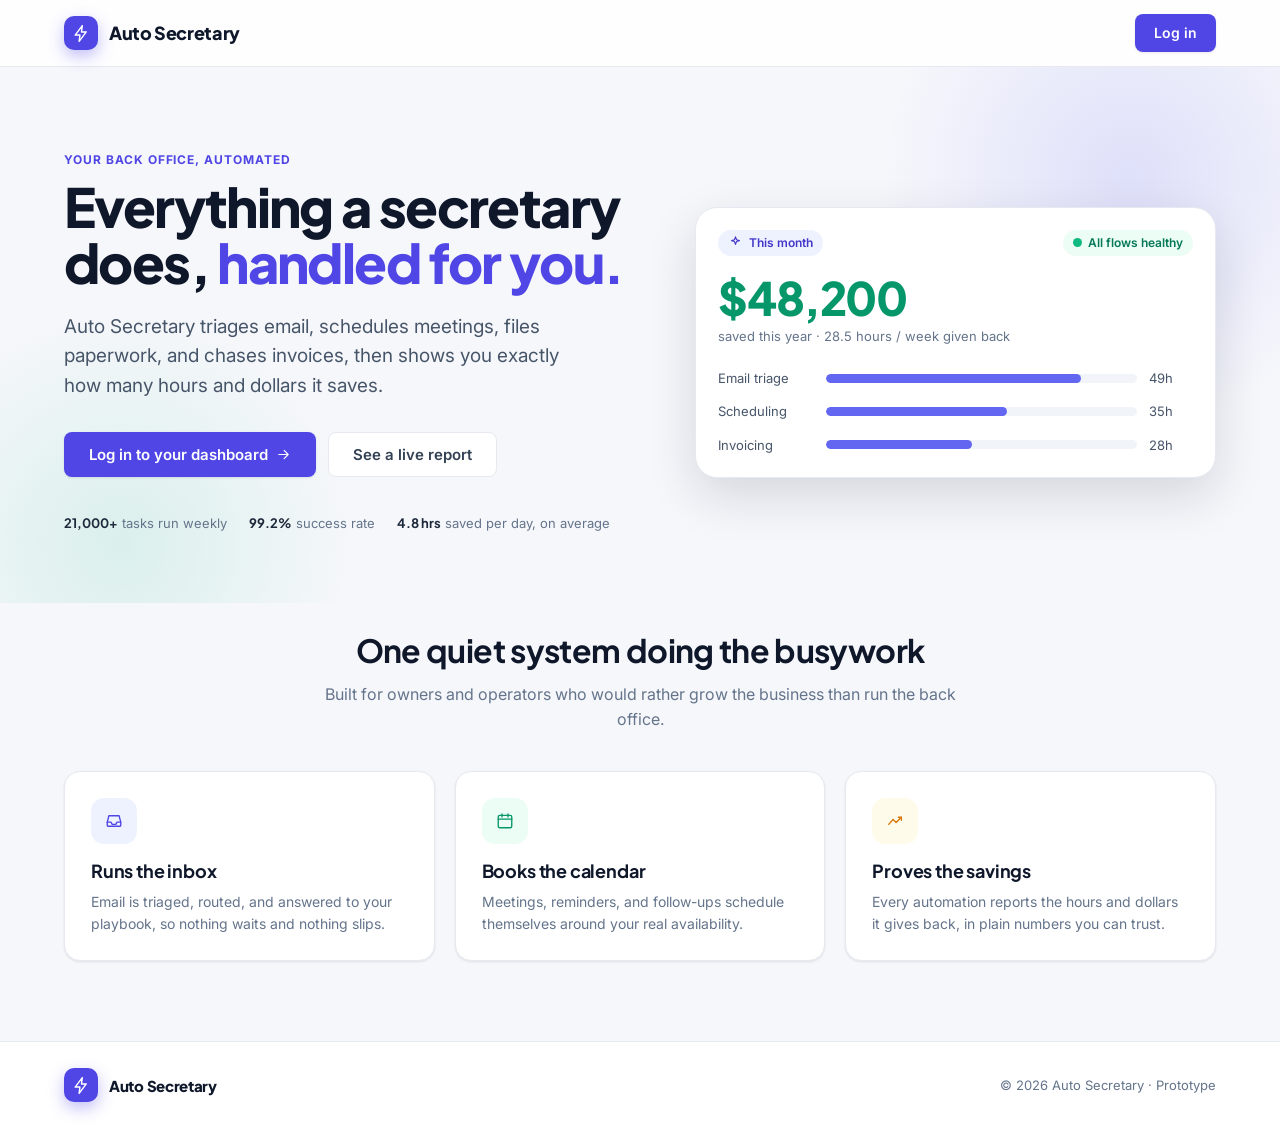
<file: index.html>
<!DOCTYPE html>
<html lang="en">
<head>
  <meta charset="UTF-8" />
  <meta name="viewport" content="width=device-width, initial-scale=1.0" />
  <meta name="theme-color" content="#4F46E5" />
  <meta name="description" content="Auto Secretary automates the work a secretary does and shows you the hours and dollars it saves." />
  <title>Auto Secretary</title>
  <link rel="preconnect" href="https://fonts.googleapis.com" />
  <link rel="preconnect" href="https://fonts.gstatic.com" crossorigin />
  <link href="https://fonts.googleapis.com/css2?family=Inter:wght@400;500;600;700&family=Plus+Jakarta+Sans:wght@500;600;700;800&display=swap" rel="stylesheet" />
  <link rel="stylesheet" href="index.css" />
</head>
<body>
  <div id="app"></div>
  <div id="toastLayer" class="toast-layer" aria-live="polite"></div>
  <div id="modalLayer"></div>
  <noscript>
    <div style="max-width:560px;margin:80px auto;padding:0 24px;font-family:sans-serif;text-align:center;">
      <h1>Auto Secretary</h1>
      <p>This prototype needs JavaScript enabled to run. Please turn it on and reload.</p>
    </div>
  </noscript>
  <script src="index.js" defer></script>
</body>
</html>
</file>
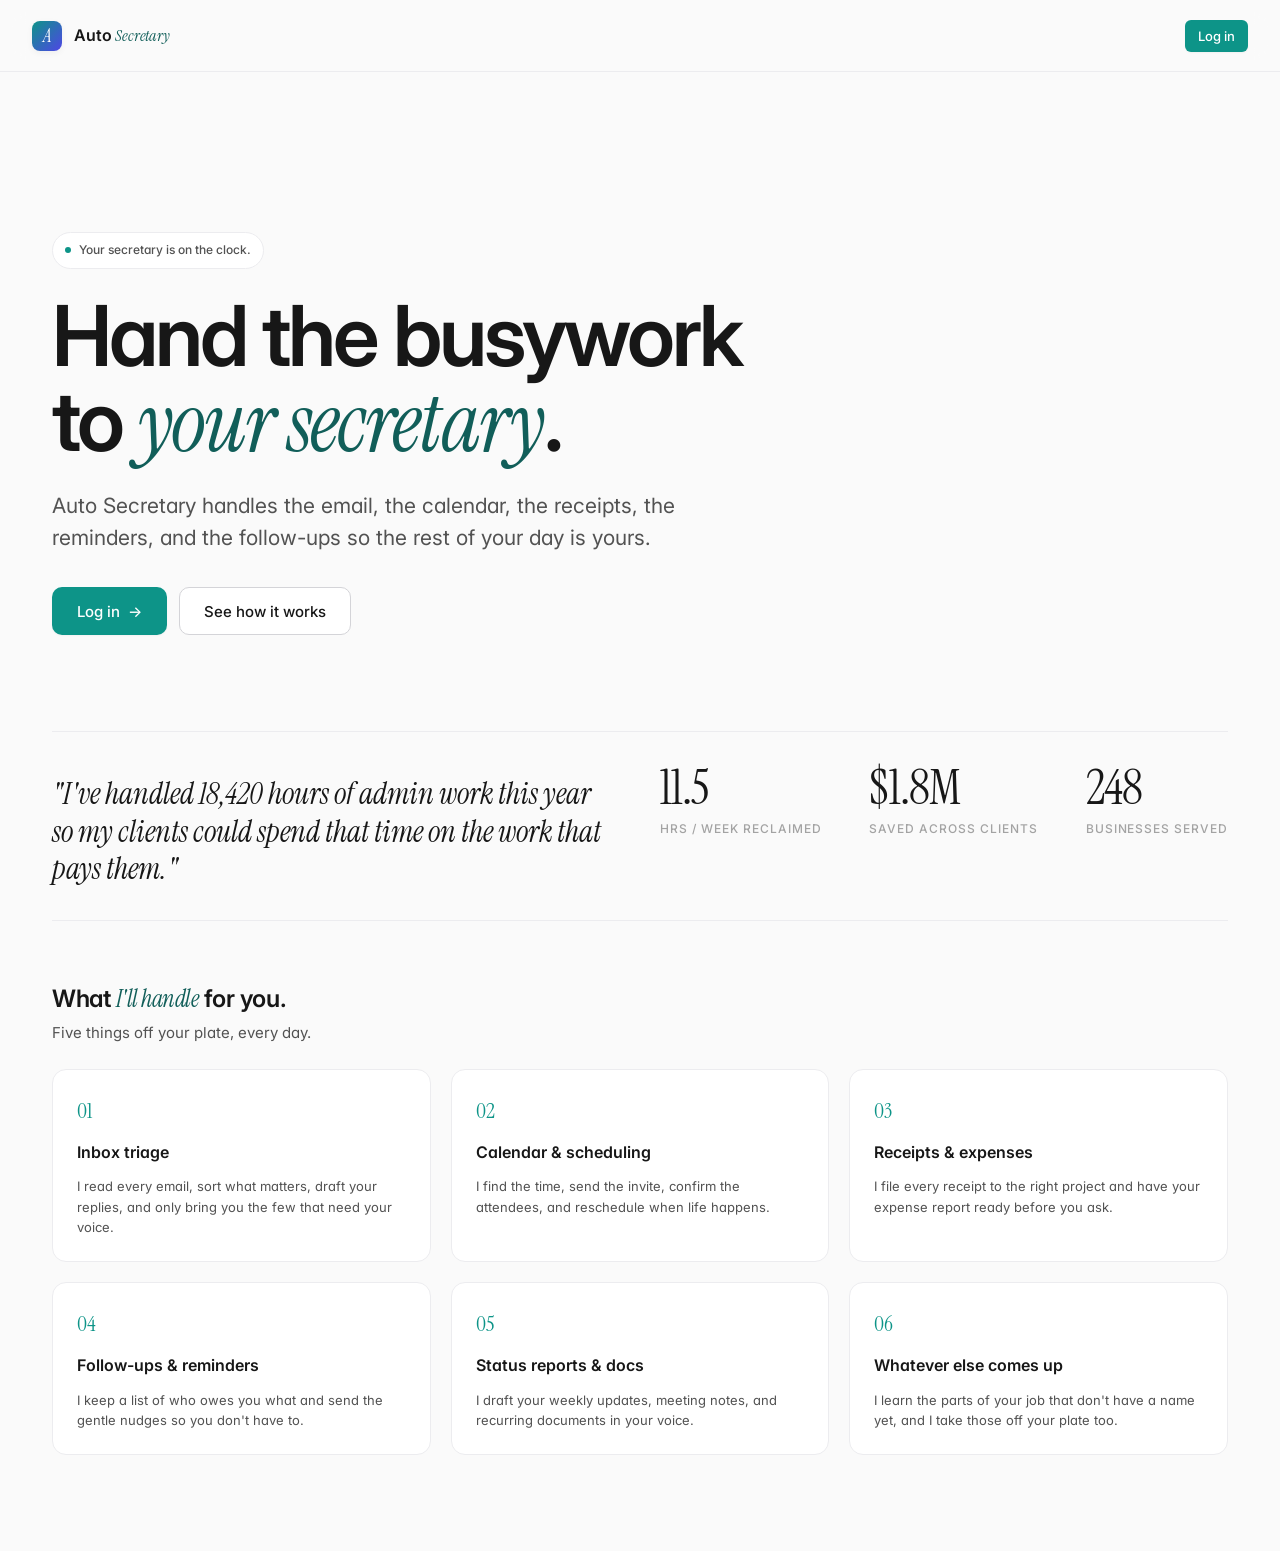
<file: v2/index.html>
<!DOCTYPE html>
<html lang="en">
<head>
    <meta charset="UTF-8">
    <meta name="viewport" content="width=device-width, initial-scale=1.0, viewport-fit=cover">
    <meta name="theme-color" content="#fafafa">
    <meta name="description" content="Auto Secretary — hand the busywork to your secretary.">
    <title>Auto Secretary</title>

    <link rel="preconnect" href="https://fonts.googleapis.com">
    <link rel="preconnect" href="https://fonts.gstatic.com" crossorigin>
    <link rel="stylesheet" href="https://fonts.googleapis.com/css2?family=Inter:wght@400;500;600;700&family=Instrument+Serif:ital@0;1&display=swap">

    <link rel="stylesheet" href="index.css">
</head>
<body>
    <div id="appRoot" class="app-root"></div>
    <div id="toastContainer" class="toast-container" aria-live="polite" aria-atomic="true"></div>
    <div id="modalLayer"></div>

    <script src="index.js" defer></script>
</body>
</html>
</file>
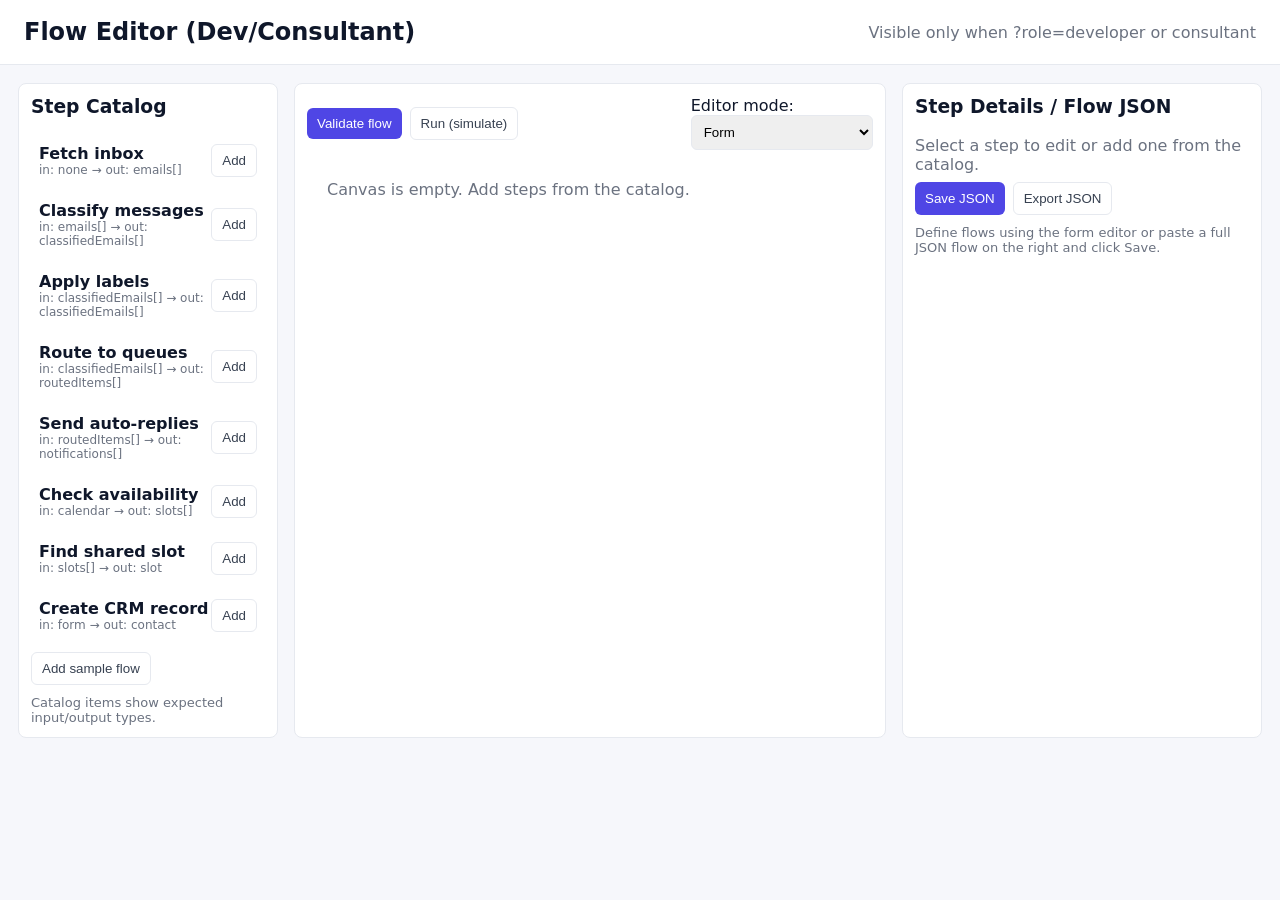
<file: flow-editor.html>
<!doctype html>
<html>
<head>
  <meta charset="utf-8" />
  <meta name="viewport" content="width=device-width,initial-scale=1" />
  <title>Flow Editor — Dev</title>
  <link rel="stylesheet" href="flow-editor.css" />
</head>
<body>
  <header class="header"><h2 style="margin:0">Flow Editor (Dev/Consultant)</h2><div style="margin-left:auto;color:#6b7280">Visible only when ?role=developer or consultant</div></header>
  <div class="container">
    <aside class="panel catalog">
      <h3 style="margin-top:0">Step Catalog</h3>
      <div id="catalogList"></div>
      <div style="margin-top:12px"><button id="addSample" class="btn ghost">Add sample flow</button></div>
      <div class="footer-hint">Catalog items show expected input/output types.</div>
    </aside>

    <main class="panel canvas">
      <div class="toolbar"><button id="validateBtn" class="btn">Validate flow</button><button id="runBtn" class="btn ghost">Run (simulate)</button><label style="margin-left:auto">Editor mode: <select id="editorMode"><option value="form">Form</option><option value="json">JSON</option></select></label></div>
      <div id="canvasList"></div>
      <div id="validationResult" style="margin-top:12px;font-weight:600"></div>
    </main>

    <aside class="panel editor">
      <h3 style="margin-top:0">Step Details / Flow JSON</h3>
      <div id="formEditor"></div>
      <textarea id="jsonEditor" class="json-area" style="display:none" aria-label="Flow JSON"></textarea>
      <div style="margin-top:8px;display:flex;gap:8px"><button id="saveJson" class="btn">Save JSON</button><button id="exportJson" class="btn ghost">Export JSON</button></div>
      <div class="footer-hint">Define flows using the form editor or paste a full JSON flow on the right and click Save.</div>
    </aside>
  </div>
  <script src="flow-editor.js" defer></script>
</body>
</html>
</file>
<file: index.css>
:root {
  --indigo-50: #EEF2FF;
  --indigo-100: #E0E7FF;
  --indigo-200: #C7D2FE;
  --indigo-500: #6366F1;
  --indigo-600: #4F46E5;
  --indigo-700: #4338CA;
  --emerald-50: #ECFDF5;
  --emerald-100: #D1FAE5;
  --emerald-500: #10B981;
  --emerald-600: #059669;
  --emerald-700: #047857;
  --amber-50: #FFFBEB;
  --amber-100: #FEF3C7;
  --amber-500: #F59E0B;
  --amber-600: #D97706;
  --red-50: #FEF2F2;
  --red-100: #FEE2E2;
  --red-500: #EF4444;
  --red-600: #DC2626;
  --slate-50: #F8FAFC;
  --slate-100: #F1F5F9;
  --slate-200: #E2E8F0;
  --slate-300: #CBD5E1;
  --slate-400: #94A3B8;
  --slate-500: #64748B;
  --slate-600: #475569;
  --slate-700: #334155;
  --slate-800: #1E293B;
  --slate-900: #0F172A;
  --bg: #F6F7FB;
  --surface: #FFFFFF;
  --text: #0F172A;
  --muted: #64748B;
  --border: #E6E9F0;
  --font-display: "Plus Jakarta Sans", "Inter", system-ui, sans-serif;
  --font-body: "Inter", system-ui, -apple-system, "Segoe UI", Roboto, sans-serif;
  --radius-sm: 8px;
  --radius-md: 12px;
  --radius-lg: 16px;
  --radius-xl: 22px;
  --shadow-sm: 0 1px 2px rgba(15, 23, 42, 0.04), 0 1px 3px rgba(15, 23, 42, 0.06);
  --shadow-md: 0 4px 14px rgba(15, 23, 42, 0.07);
  --shadow-lg: 0 18px 50px rgba(15, 23, 42, 0.14);
  --maxw: 1200px;
}

* { box-sizing: border-box; margin: 0; padding: 0; }

html { -webkit-text-size-adjust: 100%; scroll-behavior: smooth; }

body {
  font-family: var(--font-body);
  background: var(--bg);
  color: var(--text);
  line-height: 1.55;
  -webkit-font-smoothing: antialiased;
  text-rendering: optimizeLegibility;
  min-height: 100vh;
}

h1, h2, h3, h4 { font-family: var(--font-display); font-weight: 700; line-height: 1.2; letter-spacing: -0.01em; }

a { color: inherit; text-decoration: none; }

button { font-family: inherit; cursor: pointer; border: none; background: none; }

input, select, textarea { font-family: inherit; font-size: 15px; color: var(--text); }

.sr-only {
  position: absolute; width: 1px; height: 1px; padding: 0; margin: -1px;
  overflow: hidden; clip: rect(0, 0, 0, 0); white-space: nowrap; border: 0;
}

.btn {
  display: inline-flex; align-items: center; justify-content: center; gap: 8px;
  font-size: 14px; font-weight: 600; line-height: 1; white-space: nowrap;
  padding: 11px 18px; border-radius: var(--radius-sm); transition: transform 0.06s ease, background 0.15s ease, box-shadow 0.15s ease, border-color 0.15s ease;
  border: 1px solid transparent;
}
.btn:active { transform: translateY(1px); }
.btn:focus-visible { outline: 3px solid var(--indigo-200); outline-offset: 2px; }
.btn-primary { background: var(--indigo-600); color: #fff; box-shadow: var(--shadow-sm); }
.btn-primary:hover { background: var(--indigo-700); }
.btn-ghost { background: var(--surface); color: var(--slate-700); border-color: var(--border); }
.btn-ghost:hover { background: var(--slate-50); border-color: var(--slate-300); }
.btn-soft { background: var(--indigo-50); color: var(--indigo-700); }
.btn-soft:hover { background: var(--indigo-100); }
.btn-danger-soft { background: var(--red-50); color: var(--red-600); }
.btn-danger-soft:hover { background: var(--red-100); }
.btn-block { width: 100%; }
.btn-lg { padding: 14px 24px; font-size: 15px; }
.btn-sm { padding: 8px 13px; font-size: 13px; }
.btn-xs { padding: 6px 10px; font-size: 12px; }

.icon { width: 18px; height: 18px; display: inline-block; flex: none; }
.icon-sm { width: 15px; height: 15px; }
.icon-xs { width: 13px; height: 13px; }

.brand { display: inline-flex; align-items: center; gap: 11px; font-family: var(--font-display); font-weight: 800; font-size: 18px; letter-spacing: -0.02em; color: var(--slate-900); }
.brand-mark {
  width: 34px; height: 34px; border-radius: 10px; flex: none;
  background: var(--indigo-600); color: #fff;
  display: inline-flex; align-items: center; justify-content: center;
  box-shadow: 0 6px 16px rgba(79, 70, 229, 0.35);
}
.brand-mark svg { width: 19px; height: 19px; }

.topbar {
  position: sticky; top: 0; z-index: 40;
  background: rgba(255, 255, 255, 0.86);
  backdrop-filter: saturate(180%) blur(12px);
  -webkit-backdrop-filter: saturate(180%) blur(12px);
  border-bottom: 1px solid var(--border);
}
.topbar-inner { max-width: var(--maxw); margin: 0 auto; padding: 14px 24px; display: flex; align-items: center; gap: 18px; }
.topbar-nav { display: flex; align-items: center; gap: 4px; margin-left: 10px; }
.nav-link {
  display: inline-flex; align-items: center; gap: 7px; padding: 9px 14px; border-radius: var(--radius-sm);
  font-size: 14px; font-weight: 600; color: var(--slate-600); transition: background 0.15s, color 0.15s;
}
.nav-link:hover { background: var(--slate-100); color: var(--slate-900); }
.nav-link.active { background: var(--indigo-50); color: var(--indigo-700); }
.topbar-spacer { flex: 1; }
.topbar-right { display: flex; align-items: center; gap: 12px; }

.profile-chip { display: flex; align-items: center; gap: 10px; padding: 5px 6px 5px 12px; border-radius: 999px; border: 1px solid var(--border); background: var(--surface); }
.profile-meta { text-align: right; line-height: 1.15; }
.profile-name { font-size: 13px; font-weight: 600; color: var(--slate-800); }
.profile-role { font-size: 11px; font-weight: 600; letter-spacing: 0.03em; text-transform: uppercase; color: var(--indigo-600); }
.avatar { width: 34px; height: 34px; border-radius: 50%; flex: none; display: inline-flex; align-items: center; justify-content: center; font-weight: 700; font-size: 13px; color: #fff; font-family: var(--font-display); }

.nav-toggle { display: none; width: 42px; height: 42px; border-radius: var(--radius-sm); border: 1px solid var(--border); background: var(--surface); align-items: center; justify-content: center; color: var(--slate-700); }
.nav-toggle:hover { background: var(--slate-50); }

.page { max-width: var(--maxw); margin: 0 auto; padding: 32px 24px 72px; }

.page-head { display: flex; align-items: flex-end; justify-content: space-between; gap: 18px; flex-wrap: wrap; margin-bottom: 26px; }
.page-title { font-size: 26px; }
.page-sub { color: var(--muted); font-size: 15px; margin-top: 5px; }
.eyebrow { font-size: 12px; font-weight: 700; letter-spacing: 0.08em; text-transform: uppercase; color: var(--indigo-600); margin-bottom: 8px; }

.hero { position: relative; overflow: hidden; }
.hero-inner { max-width: var(--maxw); margin: 0 auto; padding: 84px 24px 70px; display: grid; grid-template-columns: 1.05fr 0.95fr; gap: 56px; align-items: center; }
.hero h1 { font-size: 54px; line-height: 1.04; font-weight: 800; letter-spacing: -0.03em; }
.hero h1 .accent { color: var(--indigo-600); }
.hero p.lede { font-size: 19px; color: var(--slate-600); margin-top: 22px; max-width: 520px; }
.hero-actions { display: flex; gap: 12px; margin-top: 32px; flex-wrap: wrap; }
.hero-trust { display: flex; align-items: center; gap: 22px; margin-top: 36px; color: var(--slate-500); font-size: 13px; flex-wrap: wrap; }
.hero-trust strong { color: var(--slate-800); font-family: var(--font-display); }

.hero-card {
  background: var(--surface); border: 1px solid var(--border); border-radius: var(--radius-xl);
  box-shadow: var(--shadow-lg); padding: 22px;
}
.hero-card-top { display: flex; align-items: center; justify-content: space-between; margin-bottom: 18px; }
.hero-savings { font-family: var(--font-display); font-weight: 800; font-size: 46px; letter-spacing: -0.03em; color: var(--emerald-600); line-height: 1; }
.hero-savings-label { color: var(--muted); font-size: 13px; margin-top: 6px; }
.hero-bars { margin-top: 22px; display: grid; gap: 13px; }
.hero-bar-row { display: grid; grid-template-columns: 96px 1fr 44px; align-items: center; gap: 12px; font-size: 13px; color: var(--slate-600); }
.hero-bar { height: 9px; border-radius: 999px; background: var(--slate-100); overflow: hidden; }
.hero-bar > span { display: block; height: 100%; border-radius: 999px; background: var(--indigo-500); }

.hero-glow { position: absolute; inset: 0; pointer-events: none; z-index: -1; }
.hero-glow::before { content: ""; position: absolute; top: -160px; right: -120px; width: 540px; height: 540px; border-radius: 50%; background: radial-gradient(circle, rgba(99,102,241,0.16), transparent 65%); }
.hero-glow::after { content: ""; position: absolute; bottom: -200px; left: -140px; width: 520px; height: 520px; border-radius: 50%; background: radial-gradient(circle, rgba(16,185,129,0.12), transparent 65%); }

.section { max-width: var(--maxw); margin: 0 auto; padding: 28px 24px 80px; }
.section-head { text-align: center; max-width: 640px; margin: 0 auto 40px; }
.section-head h2 { font-size: 32px; letter-spacing: -0.02em; }
.section-head p { color: var(--muted); font-size: 16px; margin-top: 12px; }

.feature-grid { display: grid; grid-template-columns: repeat(3, 1fr); gap: 20px; }
.feature {
  background: var(--surface); border: 1px solid var(--border); border-radius: var(--radius-lg);
  padding: 26px; box-shadow: var(--shadow-sm); transition: transform 0.15s ease, box-shadow 0.15s ease;
}
.feature:hover { transform: translateY(-3px); box-shadow: var(--shadow-md); }
.feature-icon { width: 46px; height: 46px; border-radius: 13px; display: inline-flex; align-items: center; justify-content: center; margin-bottom: 16px; }
.feature h3 { font-size: 18px; }
.feature p { color: var(--muted); font-size: 14px; margin-top: 9px; }

.site-footer { border-top: 1px solid var(--border); background: var(--surface); }
.site-footer-inner { max-width: var(--maxw); margin: 0 auto; padding: 26px 24px; display: flex; align-items: center; justify-content: space-between; gap: 16px; flex-wrap: wrap; color: var(--muted); font-size: 13px; }

.auth-wrap { min-height: calc(100vh - 67px); display: grid; place-items: center; padding: 40px 20px; }
.auth-card { width: 100%; max-width: 420px; background: var(--surface); border: 1px solid var(--border); border-radius: var(--radius-lg); box-shadow: var(--shadow-md); padding: 34px 32px 30px; }
.auth-head { text-align: center; margin-bottom: 24px; }
.auth-head h1 { font-size: 24px; }
.auth-head p { color: var(--muted); font-size: 14px; margin-top: 7px; }
.field { margin-bottom: 16px; }
.field label { display: block; font-size: 13px; font-weight: 600; color: var(--slate-700); margin-bottom: 7px; }
.input {
  width: 100%; padding: 12px 14px; border: 1px solid var(--slate-300); border-radius: var(--radius-sm);
  background: var(--surface); transition: border-color 0.15s, box-shadow 0.15s;
}
.input:hover { border-color: var(--slate-400); }
.input:focus { outline: none; border-color: var(--indigo-500); box-shadow: 0 0 0 3px var(--indigo-100); }
.field-row { display: flex; align-items: center; justify-content: space-between; margin: 4px 0 20px; }
.checkbox { display: inline-flex; align-items: center; gap: 8px; font-size: 13px; color: var(--slate-600); cursor: pointer; }
.checkbox input { width: 16px; height: 16px; accent-color: var(--indigo-600); }
.link { font-size: 13px; font-weight: 600; color: var(--indigo-600); }
.link:hover { color: var(--indigo-700); text-decoration: underline; }
.auth-error { display: none; align-items: center; gap: 8px; background: var(--red-50); color: var(--red-600); border: 1px solid var(--red-100); padding: 10px 13px; border-radius: var(--radius-sm); font-size: 13px; font-weight: 500; margin-bottom: 16px; }
.auth-error.show { display: flex; }
.demo-hint { margin-top: 22px; border-top: 1px dashed var(--border); padding-top: 18px; }
.demo-hint p { font-size: 12px; color: var(--muted); margin-bottom: 9px; font-weight: 600; letter-spacing: 0.02em; text-transform: uppercase; }
.demo-creds { display: grid; gap: 8px; }
.demo-cred { display: flex; align-items: center; justify-content: space-between; gap: 10px; padding: 9px 12px; background: var(--slate-50); border: 1px solid var(--border); border-radius: var(--radius-sm); font-size: 13px; transition: background 0.12s; }
.demo-cred:hover { background: var(--indigo-50); }
.demo-cred b { font-family: var(--font-display); }
.demo-cred code { font-family: ui-monospace, "SF Mono", Menlo, monospace; font-size: 12px; color: var(--slate-600); }

.grid { display: grid; gap: 18px; }
.stat-grid { grid-template-columns: repeat(4, 1fr); }
.cols-3 { grid-template-columns: repeat(3, 1fr); }
.cols-2 { grid-template-columns: repeat(2, 1fr); }
.span-2 { grid-column: span 2; }

.stat-card { background: var(--surface); border: 1px solid var(--border); border-radius: var(--radius-md); padding: 20px; box-shadow: var(--shadow-sm); }
.stat-top { display: flex; align-items: center; justify-content: space-between; }
.stat-ic { width: 38px; height: 38px; border-radius: 11px; display: inline-flex; align-items: center; justify-content: center; }
.stat-label { color: var(--muted); font-size: 13px; font-weight: 500; margin-top: 14px; }
.stat-value { font-family: var(--font-display); font-weight: 800; font-size: 30px; letter-spacing: -0.02em; margin-top: 4px; }
.stat-value.pos { color: var(--emerald-600); }
.stat-delta { font-size: 12px; font-weight: 600; margin-top: 8px; display: inline-flex; align-items: center; gap: 5px; }
.stat-delta.up { color: var(--emerald-600); }
.stat-delta.flat { color: var(--muted); }

.card { background: var(--surface); border: 1px solid var(--border); border-radius: var(--radius-md); box-shadow: var(--shadow-sm); }
.card-head { display: flex; align-items: center; justify-content: space-between; gap: 12px; padding: 18px 20px; border-bottom: 1px solid var(--border); }
.card-head h3 { font-size: 16px; }
.card-head .sub { font-size: 12px; color: var(--muted); margin-top: 2px; }
.card-body { padding: 8px 20px 18px; }
.card-pad { padding: 20px; }

.exec-row { display: grid; grid-template-columns: auto 1fr auto; align-items: center; gap: 14px; padding: 13px 0; border-bottom: 1px solid var(--slate-100); }
.exec-row:last-child { border-bottom: none; }
.exec-name { font-size: 14px; font-weight: 600; color: var(--slate-800); }
.exec-meta { font-size: 12.5px; color: var(--muted); margin-top: 2px; }
.exec-time { font-size: 12.5px; color: var(--slate-400); white-space: nowrap; }

.dot { width: 9px; height: 9px; border-radius: 50%; flex: none; display: inline-block; }
.dot-active { background: var(--emerald-500); box-shadow: 0 0 0 3px var(--emerald-50); }
.dot-paused { background: var(--amber-500); box-shadow: 0 0 0 3px var(--amber-50); }
.dot-error { background: var(--red-500); box-shadow: 0 0 0 3px var(--red-50); }
.dot-running { background: var(--indigo-500); box-shadow: 0 0 0 3px var(--indigo-50); animation: pulseDot 1.4s ease-in-out infinite; }
@keyframes pulseDot { 0%, 100% { opacity: 1; } 50% { opacity: 0.4; } }

.badge { display: inline-flex; align-items: center; gap: 6px; font-size: 12px; font-weight: 600; padding: 4px 10px; border-radius: 999px; }
.badge-active { background: var(--emerald-50); color: var(--emerald-700); }
.badge-paused { background: var(--amber-50); color: var(--amber-600); }
.badge-error { background: var(--red-50); color: var(--red-600); }
.badge-neutral { background: var(--slate-100); color: var(--slate-600); }
.badge-indigo { background: var(--indigo-50); color: var(--indigo-700); }

.alert-row { display: flex; align-items: flex-start; gap: 12px; padding: 13px 0; border-bottom: 1px solid var(--slate-100); }
.alert-row:last-child { border-bottom: none; }
.alert-ic { width: 32px; height: 32px; border-radius: 9px; flex: none; display: inline-flex; align-items: center; justify-content: center; background: var(--red-50); color: var(--red-600); }
.alert-ic.warn { background: var(--amber-50); color: var(--amber-600); }
.alert-title { font-size: 14px; font-weight: 600; color: var(--slate-800); }
.alert-desc { font-size: 12.5px; color: var(--muted); margin-top: 2px; }

.qa-grid { display: grid; grid-template-columns: repeat(2, 1fr); gap: 12px; }
.qa {
  display: flex; align-items: center; gap: 12px; padding: 14px; border-radius: var(--radius-sm);
  border: 1px solid var(--border); background: var(--surface); text-align: left; transition: background 0.12s, border-color 0.12s, transform 0.08s;
}
.qa:hover { background: var(--slate-50); border-color: var(--slate-300); transform: translateY(-1px); }
.qa-ic { width: 36px; height: 36px; border-radius: 10px; flex: none; display: inline-flex; align-items: center; justify-content: center; background: var(--indigo-50); color: var(--indigo-600); }
.qa-title { font-size: 14px; font-weight: 600; color: var(--slate-800); }
.qa-sub { font-size: 12px; color: var(--muted); }

.integration { display: flex; align-items: center; justify-content: space-between; padding: 12px 0; border-bottom: 1px solid var(--slate-100); }
.integration:last-child { border-bottom: none; }
.integration-left { display: flex; align-items: center; gap: 11px; }
.integration-ic { width: 34px; height: 34px; border-radius: 9px; display: inline-flex; align-items: center; justify-content: center; background: var(--slate-100); color: var(--slate-600); flex: none; }
.integration-name { font-size: 14px; font-weight: 600; color: var(--slate-800); }
.integration-cat { font-size: 12px; color: var(--muted); }

.tbl-wrap { width: 100%; overflow-x: auto; -webkit-overflow-scrolling: touch; }
.tbl { width: 100%; border-collapse: collapse; font-size: 14px; min-width: 560px; }
.tbl th { text-align: left; font-size: 12px; font-weight: 600; letter-spacing: 0.03em; text-transform: uppercase; color: var(--slate-500); padding: 12px 16px; border-bottom: 1px solid var(--border); white-space: nowrap; }
.tbl td { padding: 14px 16px; border-bottom: 1px solid var(--slate-100); vertical-align: middle; }
.tbl tbody tr { transition: background 0.12s; }
.tbl tbody tr.clickable { cursor: pointer; }
.tbl tbody tr.clickable:hover { background: var(--indigo-50); }
.tbl td.num, .tbl th.num { text-align: right; font-variant-numeric: tabular-nums; }
.tbl .strong { font-weight: 600; color: var(--slate-800); }
.tbl .money { color: var(--emerald-600); font-weight: 600; font-variant-numeric: tabular-nums; }

.cell-user { display: flex; align-items: center; gap: 11px; }
.cell-user .avatar { width: 36px; height: 36px; }
.cell-user-name { font-weight: 600; color: var(--slate-800); }
.cell-user-co { font-size: 12px; color: var(--muted); }

.client-grid { display: grid; grid-template-columns: repeat(3, 1fr); gap: 16px; }
.client-card { background: var(--surface); border: 1px solid var(--border); border-radius: var(--radius-md); padding: 18px; box-shadow: var(--shadow-sm); cursor: pointer; transition: transform 0.12s, box-shadow 0.12s, border-color 0.12s; }
.client-card:hover { transform: translateY(-2px); box-shadow: var(--shadow-md); border-color: var(--indigo-200); }
.client-card-top { display: flex; align-items: center; gap: 11px; margin-bottom: 16px; }
.client-card-savings { font-family: var(--font-display); font-weight: 800; font-size: 26px; color: var(--emerald-600); letter-spacing: -0.02em; }
.client-card-foot { display: flex; align-items: center; justify-content: space-between; margin-top: 14px; padding-top: 14px; border-top: 1px solid var(--slate-100); font-size: 12.5px; color: var(--muted); }

.report-controls { display: flex; align-items: flex-end; gap: 16px; flex-wrap: wrap; background: var(--surface); border: 1px solid var(--border); border-radius: var(--radius-md); padding: 18px 20px; box-shadow: var(--shadow-sm); margin-bottom: 22px; }
.control { display: flex; flex-direction: column; gap: 7px; }
.control label { font-size: 12px; font-weight: 600; color: var(--slate-600); letter-spacing: 0.02em; }
.control .input, .control select { min-width: 170px; padding: 10px 12px; border: 1px solid var(--slate-300); border-radius: var(--radius-sm); background: var(--surface); }
.control select:focus, .control .input:focus { outline: none; border-color: var(--indigo-500); box-shadow: 0 0 0 3px var(--indigo-100); }
.rate-field { display: flex; align-items: center; border: 1px solid var(--slate-300); border-radius: var(--radius-sm); overflow: hidden; }
.rate-field span { padding: 10px 12px; background: var(--slate-50); color: var(--slate-500); font-size: 14px; border-right: 1px solid var(--slate-200); }
.rate-field input { border: none; padding: 10px 12px; width: 110px; }
.rate-field input:focus { outline: none; }
.rate-field:focus-within { border-color: var(--indigo-500); box-shadow: 0 0 0 3px var(--indigo-100); }
.report-controls .spacer { flex: 1; }
.report-export { display: flex; gap: 10px; }

.flow-bars { display: grid; gap: 14px; }
.flow-bar-row { display: grid; grid-template-columns: 1fr; gap: 6px; }
.flow-bar-head { display: flex; align-items: center; justify-content: space-between; gap: 12px; }
.flow-bar-name { font-size: 14px; font-weight: 600; color: var(--slate-800); display: flex; align-items: center; gap: 9px; }
.flow-bar-val { font-size: 14px; font-weight: 700; color: var(--emerald-600); font-variant-numeric: tabular-nums; }
.flow-bar-track { height: 11px; border-radius: 999px; background: var(--slate-100); overflow: hidden; }
.flow-bar-fill { height: 100%; border-radius: 999px; background: linear-gradient(90deg, var(--indigo-500), var(--indigo-600)); transition: width 0.4s ease; }

.single-flow { display: grid; grid-template-columns: 1.1fr 0.9fr; gap: 20px; }
.single-hero { background: var(--surface); border: 1px solid var(--border); border-radius: var(--radius-md); box-shadow: var(--shadow-sm); padding: 30px; }
.single-hero .big { font-family: var(--font-display); font-weight: 800; font-size: 52px; color: var(--emerald-600); letter-spacing: -0.03em; line-height: 1; }
.single-hero .big-label { color: var(--muted); margin-top: 8px; }
.single-mini { display: grid; grid-template-columns: repeat(2, 1fr); gap: 12px; margin-top: 26px; }
.single-mini > div { background: var(--slate-50); border-radius: var(--radius-sm); padding: 14px; }
.single-mini .v { font-family: var(--font-display); font-weight: 700; font-size: 20px; }
.single-mini .l { font-size: 12px; color: var(--muted); margin-top: 3px; }
.nudge { background: linear-gradient(160deg, var(--indigo-600), var(--indigo-700)); color: #fff; border-radius: var(--radius-md); padding: 28px; display: flex; flex-direction: column; box-shadow: var(--shadow-md); }
.nudge h3 { color: #fff; font-size: 21px; }
.nudge p { color: rgba(255,255,255,0.86); font-size: 14px; margin-top: 10px; flex: 1; }
.nudge .btn { margin-top: 20px; background: #fff; color: var(--indigo-700); align-self: flex-start; }
.nudge .btn:hover { background: var(--indigo-50); }

.back-link { display: inline-flex; align-items: center; gap: 7px; font-size: 13px; font-weight: 600; color: var(--slate-500); margin-bottom: 14px; padding: 7px 0; }
.back-link:hover { color: var(--indigo-600); }

.empty { text-align: center; padding: 50px 20px; color: var(--muted); }
.empty .icon { width: 30px; height: 30px; margin: 0 auto 12px; color: var(--slate-300); }

.toast-layer { position: fixed; top: 18px; left: 50%; transform: translateX(-50%); z-index: 90; display: grid; gap: 10px; width: max-content; max-width: 92vw; }
.toast {
  display: flex; align-items: center; gap: 11px; padding: 13px 18px; border-radius: var(--radius-sm);
  background: var(--slate-900); color: #fff; font-size: 14px; font-weight: 500; box-shadow: var(--shadow-lg);
  animation: toastIn 0.25s cubic-bezier(0.16, 1, 0.3, 1);
}
.toast.success { background: var(--emerald-600); }
.toast.error { background: var(--red-600); }
.toast.leaving { animation: toastOut 0.25s ease forwards; }
@keyframes toastIn { from { opacity: 0; transform: translateY(-12px); } to { opacity: 1; transform: translateY(0); } }
@keyframes toastOut { to { opacity: 0; transform: translateY(-12px); } }

.modal-overlay {
  position: fixed; inset: 0; z-index: 80; background: rgba(15, 23, 42, 0.45);
  display: flex; align-items: center; justify-content: center; padding: 20px;
  animation: fadeIn 0.18s ease;
}
.modal {
  width: 100%; max-width: 480px; background: var(--surface); border-radius: var(--radius-lg);
  box-shadow: var(--shadow-lg); overflow: hidden; animation: modalIn 0.22s cubic-bezier(0.16, 1, 0.3, 1);
  max-height: 90vh; display: flex; flex-direction: column;
}
.modal-lg { max-width: 720px; }
.modal-head { display: flex; align-items: flex-start; justify-content: space-between; gap: 12px; padding: 22px 24px 6px; }
.modal-head h3 { font-size: 19px; }
.modal-head p { color: var(--muted); font-size: 13px; margin-top: 5px; }
.modal-close { width: 34px; height: 34px; border-radius: var(--radius-sm); color: var(--slate-500); display: inline-flex; align-items: center; justify-content: center; flex: none; }
.modal-close:hover { background: var(--slate-100); color: var(--slate-800); }
.modal-body { padding: 14px 24px; overflow-y: auto; }
.modal-foot { padding: 16px 24px 22px; display: flex; gap: 10px; justify-content: flex-end; border-top: 1px solid var(--border); margin-top: 6px; }
.textarea { width: 100%; min-height: 120px; padding: 12px 14px; border: 1px solid var(--slate-300); border-radius: var(--radius-sm); resize: vertical; line-height: 1.5; }
.textarea:focus { outline: none; border-color: var(--indigo-500); box-shadow: 0 0 0 3px var(--indigo-100); }
.select { width: 100%; padding: 12px 14px; border: 1px solid var(--slate-300); border-radius: var(--radius-sm); background: var(--surface); }
.select:focus { outline: none; border-color: var(--indigo-500); box-shadow: 0 0 0 3px var(--indigo-100); }
@keyframes fadeIn { from { opacity: 0; } to { opacity: 1; } }
@keyframes modalIn { from { opacity: 0; transform: translateY(14px) scale(0.98); } to { opacity: 1; transform: translateY(0) scale(1); } }

/* ============================================================
   FLOWS LIST PAGE
   ============================================================ */

.state-toggle { display: inline-flex; align-items: center; gap: 4px; padding: 4px; background: var(--slate-100); border-radius: var(--radius-sm); }
.state-toggle button { padding: 8px 14px; font-size: 13px; font-weight: 600; color: var(--slate-600); border-radius: 6px; transition: background 0.12s, color 0.12s; }
.state-toggle button:hover { color: var(--slate-900); }
.state-toggle button.active { background: var(--surface); color: var(--indigo-700); box-shadow: var(--shadow-sm); }
.state-toggle-wrap { display: flex; align-items: center; gap: 12px; flex-wrap: wrap; margin-bottom: 20px; padding: 12px 16px; background: linear-gradient(135deg, var(--indigo-50), var(--slate-50)); border: 1px dashed var(--indigo-200); border-radius: var(--radius-sm); }
.state-toggle-wrap .eyebrow { margin: 0; }

.flows-summary { display: grid; grid-template-columns: repeat(5, 1fr); gap: 12px; margin-bottom: 20px; background: var(--surface); border: 1px solid var(--border); border-radius: var(--radius-md); padding: 18px 20px; box-shadow: var(--shadow-sm); }
.flows-summary-cell { display: flex; flex-direction: column; gap: 4px; padding-left: 16px; border-left: 3px solid var(--slate-100); }
.flows-summary-cell:first-child { padding-left: 0; border-left: none; }
.flows-summary-cell .label { font-size: 12px; color: var(--muted); font-weight: 500; }
.flows-summary-cell .value { font-family: var(--font-display); font-weight: 700; font-size: 22px; letter-spacing: -0.02em; color: var(--slate-900); }
.flows-summary-cell.accent .value { color: var(--emerald-600); }
.flows-summary-cell.warn .value { color: var(--amber-600); }
.flows-summary-cell.error .value { color: var(--red-600); }

.flows-toolbar { display: flex; align-items: center; gap: 10px; flex-wrap: wrap; background: var(--surface); border: 1px solid var(--border); border-radius: var(--radius-md); padding: 12px 14px; box-shadow: var(--shadow-sm); margin-bottom: 18px; }
.search-field { position: relative; flex: 1; min-width: 220px; }
.search-field input { width: 100%; padding: 10px 12px 10px 38px; border: 1px solid var(--slate-300); border-radius: var(--radius-sm); background: var(--surface); font-size: 14px; }
.search-field input:focus { outline: none; border-color: var(--indigo-500); box-shadow: 0 0 0 3px var(--indigo-100); }
.search-field .search-ic { position: absolute; left: 12px; top: 50%; transform: translateY(-50%); color: var(--slate-400); pointer-events: none; display: inline-flex; }
.toolbar-select { padding: 10px 14px; border: 1px solid var(--slate-300); border-radius: var(--radius-sm); background: var(--surface); font-size: 13px; font-weight: 500; color: var(--slate-700); min-width: 150px; cursor: pointer; }
.toolbar-select:focus { outline: none; border-color: var(--indigo-500); box-shadow: 0 0 0 3px var(--indigo-100); }
.view-toggle { display: inline-flex; border: 1px solid var(--slate-300); border-radius: var(--radius-sm); overflow: hidden; }
.view-toggle button { padding: 9px 12px; background: var(--surface); color: var(--slate-500); transition: background 0.12s, color 0.12s; display: inline-flex; align-items: center; justify-content: center; }
.view-toggle button:hover { background: var(--slate-50); }
.view-toggle button.active { background: var(--indigo-50); color: var(--indigo-700); }
.view-toggle button + button { border-left: 1px solid var(--slate-300); }
.toolbar-spacer { flex: 1; }

.flow-grid { display: grid; grid-template-columns: repeat(3, 1fr); gap: 16px; }
.flow-card { background: var(--surface); border: 1px solid var(--border); border-radius: var(--radius-md); padding: 18px; box-shadow: var(--shadow-sm); display: flex; flex-direction: column; gap: 14px; transition: transform 0.12s, box-shadow 0.12s, border-color 0.12s; position: relative; }
.flow-card:hover { transform: translateY(-2px); box-shadow: var(--shadow-md); border-color: var(--indigo-200); }
.flow-card.attention { border-color: rgba(239, 68, 68, 0.35); }
.flow-card-top { display: flex; align-items: flex-start; justify-content: space-between; gap: 10px; }
.flow-card-title { font-size: 15px; font-weight: 700; color: var(--slate-900); line-height: 1.3; font-family: var(--font-display); }
.flow-card-cat { font-size: 12px; color: var(--muted); margin-top: 3px; display: inline-flex; align-items: center; gap: 6px; }
.flow-card-savings { display: flex; align-items: baseline; gap: 8px; }
.flow-card-savings .v { font-family: var(--font-display); font-weight: 800; font-size: 24px; color: var(--emerald-600); letter-spacing: -0.02em; line-height: 1; }
.flow-card-savings .u { font-size: 12px; color: var(--muted); }
.flow-spark { height: 36px; margin: 4px 0; }
.flow-spark svg { width: 100%; height: 100%; display: block; }
.flow-mini-stats { display: grid; grid-template-columns: repeat(3, 1fr); gap: 8px; padding: 10px 0; border-top: 1px solid var(--slate-100); border-bottom: 1px solid var(--slate-100); }
.flow-mini-stats > div { text-align: left; }
.flow-mini-stats .l { font-size: 11px; color: var(--muted); text-transform: uppercase; letter-spacing: 0.04em; font-weight: 600; }
.flow-mini-stats .v { font-size: 13px; font-weight: 700; color: var(--slate-800); margin-top: 2px; font-variant-numeric: tabular-nums; }
.flow-card-foot { display: flex; align-items: center; justify-content: space-between; gap: 8px; }
.flow-card-foot .last-run { font-size: 12px; color: var(--muted); }
.flow-card-actions { display: flex; gap: 6px; }
.flow-icon-btn { width: 30px; height: 30px; border-radius: 7px; background: var(--slate-50); color: var(--slate-600); display: inline-flex; align-items: center; justify-content: center; transition: background 0.12s, color 0.12s; }
.flow-icon-btn:hover { background: var(--indigo-50); color: var(--indigo-700); }
.flow-icon-btn.danger:hover { background: var(--red-50); color: var(--red-600); }

.flow-list { display: flex; flex-direction: column; gap: 8px; }
.flow-list-row { display: grid; grid-template-columns: 1.6fr 1fr 0.8fr 0.8fr 0.9fr auto; align-items: center; gap: 16px; background: var(--surface); border: 1px solid var(--border); border-radius: var(--radius-md); padding: 14px 18px; box-shadow: var(--shadow-sm); transition: border-color 0.12s, transform 0.08s; }
.flow-list-row:hover { border-color: var(--indigo-200); transform: translateX(2px); }
.flow-list-row.attention { border-left: 3px solid var(--red-500); }
.flow-list-title { font-size: 14px; font-weight: 700; color: var(--slate-900); display: flex; align-items: center; gap: 9px; font-family: var(--font-display); }
.flow-list-cat { font-size: 12px; color: var(--muted); margin-top: 2px; }
.flow-list-cell { font-size: 13px; color: var(--slate-700); font-variant-numeric: tabular-nums; }
.flow-list-cell .label { font-size: 11px; color: var(--muted); text-transform: uppercase; letter-spacing: 0.04em; font-weight: 600; display: block; margin-bottom: 2px; }
.flow-list-cell .v { font-weight: 700; color: var(--slate-800); }
.flow-list-cell.money .v { color: var(--emerald-600); }

.flow-empty { background: var(--surface); border: 1px solid var(--border); border-radius: var(--radius-md); padding: 60px 40px; text-align: center; box-shadow: var(--shadow-sm); }
.flow-empty-art { width: 88px; height: 88px; margin: 0 auto 24px; border-radius: 22px; background: linear-gradient(135deg, var(--indigo-50), var(--emerald-50)); display: flex; align-items: center; justify-content: center; color: var(--indigo-600); position: relative; }
.flow-empty-art::before, .flow-empty-art::after { content: ""; position: absolute; border-radius: 50%; }
.flow-empty-art::before { width: 14px; height: 14px; background: var(--emerald-500); top: -4px; right: -4px; box-shadow: 0 0 0 4px rgba(16, 185, 129, 0.15); }
.flow-empty-art::after { width: 10px; height: 10px; background: var(--indigo-500); bottom: 6px; left: -6px; box-shadow: 0 0 0 4px rgba(99, 102, 241, 0.18); }
.flow-empty-art svg { width: 40px; height: 40px; }
.flow-empty h2 { font-size: 22px; }
.flow-empty p { color: var(--muted); margin-top: 10px; font-size: 15px; max-width: 480px; margin-left: auto; margin-right: auto; }
.flow-empty-actions { margin-top: 22px; display: flex; gap: 10px; justify-content: center; flex-wrap: wrap; }
.flow-empty-suggestions { margin-top: 18px; display: grid; grid-template-columns: repeat(3, 1fr); gap: 12px; text-align: left; }
.flow-empty-suggest { background: var(--slate-50); border: 1px solid var(--border); border-radius: var(--radius-sm); padding: 14px; cursor: pointer; transition: background 0.12s, border-color 0.12s; text-align: left; }
.flow-empty-suggest:hover { background: var(--indigo-50); border-color: var(--indigo-200); }
.flow-empty-suggest .ic { width: 32px; height: 32px; border-radius: 9px; background: var(--surface); color: var(--indigo-600); display: inline-flex; align-items: center; justify-content: center; margin-bottom: 10px; }
.flow-empty-suggest .t { font-size: 13px; font-weight: 700; color: var(--slate-800); font-family: var(--font-display); }
.flow-empty-suggest .d { font-size: 12px; color: var(--muted); margin-top: 4px; }
.flow-empty-suggestions-head { margin-top: 30px; font-size: 12px; color: var(--muted); font-weight: 600; text-transform: uppercase; letter-spacing: 0.08em; text-align: center; }

.single-flow-hero { background: linear-gradient(135deg, var(--surface) 0%, var(--indigo-50) 100%); border: 1px solid var(--border); border-radius: var(--radius-lg); padding: 32px; box-shadow: var(--shadow-md); position: relative; overflow: hidden; }
.single-flow-hero::before { content: ""; position: absolute; top: -50px; right: -50px; width: 220px; height: 220px; border-radius: 50%; background: radial-gradient(circle, rgba(16, 185, 129, 0.15), transparent 65%); }
.single-flow-hero-inner { position: relative; display: grid; grid-template-columns: 1.2fr 0.8fr; gap: 32px; align-items: center; }
.single-flow-hero h2 { font-size: 28px; margin-top: 14px; }
.single-flow-hero .lede { color: var(--muted); font-size: 15px; margin-top: 8px; }
.single-flow-hero .big-money { font-family: var(--font-display); font-weight: 800; font-size: 48px; color: var(--emerald-600); letter-spacing: -0.03em; line-height: 1; margin-top: 24px; }
.single-flow-hero .big-money-label { color: var(--muted); font-size: 13px; margin-top: 4px; }
.single-flow-hero-stats { display: grid; grid-template-columns: repeat(2, 1fr); gap: 12px; }
.single-flow-hero-stat { background: var(--surface); border-radius: var(--radius-sm); padding: 14px 16px; border: 1px solid var(--border); }
.single-flow-hero-stat .v { font-family: var(--font-display); font-weight: 800; font-size: 22px; color: var(--slate-900); letter-spacing: -0.02em; }
.single-flow-hero-stat .l { font-size: 12px; color: var(--muted); margin-top: 3px; }
.single-flow-hero-actions { display: flex; gap: 10px; margin-top: 24px; flex-wrap: wrap; }
.single-suggestions-head { margin-top: 24px; margin-bottom: 10px; font-size: 12px; color: var(--muted); font-weight: 600; text-transform: uppercase; letter-spacing: 0.08em; }

/* ============================================================
   EXECUTIONS PAGE
   ============================================================ */

.exec-stats { display: grid; grid-template-columns: repeat(5, 1fr); gap: 12px; margin-bottom: 18px; }
.exec-stat { background: var(--surface); border: 1px solid var(--border); border-radius: var(--radius-md); padding: 16px 18px; box-shadow: var(--shadow-sm); }
.exec-stat .l { font-size: 12px; color: var(--muted); font-weight: 500; }
.exec-stat .v { font-family: var(--font-display); font-weight: 800; font-size: 22px; letter-spacing: -0.02em; margin-top: 4px; color: var(--slate-900); }
.exec-stat.success .v { color: var(--emerald-600); }
.exec-stat.fail .v { color: var(--red-600); }
.exec-stat.run .v { color: var(--indigo-600); }
.exec-stat.warn .v { color: var(--amber-600); }

.exec-toolbar { display: flex; align-items: center; gap: 10px; flex-wrap: wrap; background: var(--surface); border: 1px solid var(--border); border-radius: var(--radius-md); padding: 12px 14px; box-shadow: var(--shadow-sm); margin-bottom: 12px; }
.chip-row { display: inline-flex; align-items: center; gap: 4px; padding: 4px; background: var(--slate-100); border-radius: var(--radius-sm); }
.chip-row button { padding: 7px 12px; font-size: 12.5px; font-weight: 600; color: var(--slate-600); border-radius: 6px; transition: background 0.12s, color 0.12s; display: inline-flex; align-items: center; gap: 5px; }
.chip-row button:hover { color: var(--slate-900); }
.chip-row button.active { background: var(--surface); color: var(--indigo-700); box-shadow: var(--shadow-sm); }

.bulk-bar { display: flex; align-items: center; gap: 12px; flex-wrap: wrap; background: linear-gradient(135deg, var(--indigo-600), var(--indigo-700)); color: #fff; border-radius: var(--radius-md); padding: 12px 16px; margin-bottom: 12px; box-shadow: var(--shadow-md); animation: bulkSlide 0.22s cubic-bezier(0.16, 1, 0.3, 1); }
@keyframes bulkSlide { from { opacity: 0; transform: translateY(-6px); } to { opacity: 1; transform: translateY(0); } }
.bulk-bar .count { font-weight: 700; font-size: 14px; }
.bulk-bar .spacer { flex: 1; }
.bulk-bar .btn { background: rgba(255, 255, 255, 0.15); color: #fff; border-color: rgba(255, 255, 255, 0.25); }
.bulk-bar .btn:hover { background: rgba(255, 255, 255, 0.25); }
.bulk-bar .btn-clear { background: transparent; color: rgba(255, 255, 255, 0.85); border-color: transparent; }
.bulk-bar .btn-clear:hover { color: #fff; background: rgba(255, 255, 255, 0.1); }

.exec-tbl { background: var(--surface); border: 1px solid var(--border); border-radius: var(--radius-md); box-shadow: var(--shadow-sm); overflow: hidden; }
.exec-tbl-scroll { width: 100%; overflow-x: auto; -webkit-overflow-scrolling: touch; }
.exec-tbl table { width: 100%; border-collapse: collapse; font-size: 13.5px; min-width: 920px; }
.exec-tbl thead { background: var(--slate-50); }
.exec-tbl th { text-align: left; font-size: 11px; font-weight: 700; letter-spacing: 0.05em; text-transform: uppercase; color: var(--slate-500); padding: 12px 14px; border-bottom: 1px solid var(--border); white-space: nowrap; user-select: none; }
.exec-tbl th.sortable { cursor: pointer; transition: color 0.12s, background 0.12s; }
.exec-tbl th.sortable:hover { color: var(--slate-900); background: var(--slate-100); }
.exec-tbl th .sort-indicator { display: inline-flex; align-items: center; margin-left: 5px; color: var(--slate-400); vertical-align: middle; }
.exec-tbl th.sorted .sort-indicator { color: var(--indigo-600); }
.exec-tbl td { padding: 12px 14px; border-bottom: 1px solid var(--slate-100); vertical-align: middle; }
.exec-tbl tbody tr { transition: background 0.1s; }
.exec-tbl tbody tr:hover { background: var(--slate-50); }
.exec-tbl tbody tr.selected { background: var(--indigo-50); }
.exec-tbl tbody tr.expanded { background: var(--slate-50); }
.exec-tbl.compact td { padding: 7px 14px; font-size: 12.5px; }
.exec-tbl.compact th { padding: 9px 14px; }
.exec-tbl .id-cell { font-family: ui-monospace, "SF Mono", Menlo, monospace; font-size: 12px; color: var(--slate-500); }
.exec-tbl .num { text-align: right; font-variant-numeric: tabular-nums; }
.exec-tbl .summary-cell { max-width: 280px; overflow: hidden; text-overflow: ellipsis; white-space: nowrap; color: var(--slate-700); }
.exec-tbl .check-cell { width: 38px; padding-right: 0; }
.exec-tbl .check-cell input { width: 16px; height: 16px; accent-color: var(--indigo-600); cursor: pointer; }
.exec-tbl .expand-cell { width: 30px; padding-right: 0; padding-left: 4px; }
.exec-tbl .expand-btn { width: 22px; height: 22px; border-radius: 5px; color: var(--slate-400); display: inline-flex; align-items: center; justify-content: center; transition: background 0.12s, color 0.12s, transform 0.18s; }
.exec-tbl .expand-btn:hover { background: var(--slate-200); color: var(--slate-700); }
.exec-tbl tr.expanded .expand-btn { transform: rotate(90deg); color: var(--indigo-600); }
.exec-tbl .row-actions { display: flex; gap: 4px; justify-content: flex-end; }

.exec-expand-row td { padding: 0 14px 14px; background: var(--slate-50); border-bottom: 1px solid var(--slate-100); }
.exec-expand { background: var(--surface); border: 1px solid var(--border); border-radius: var(--radius-sm); padding: 18px; display: grid; grid-template-columns: 1.1fr 0.9fr; gap: 18px; animation: expandIn 0.18s ease; }
@keyframes expandIn { from { opacity: 0; transform: translateY(-4px); } to { opacity: 1; transform: translateY(0); } }
.exec-expand h4 { font-size: 12px; text-transform: uppercase; letter-spacing: 0.06em; color: var(--slate-500); font-weight: 700; margin-bottom: 10px; }
.exec-timeline { position: relative; padding-left: 18px; }
.exec-timeline::before { content: ""; position: absolute; left: 5px; top: 6px; bottom: 6px; width: 2px; background: var(--slate-200); }
.exec-step { position: relative; padding: 5px 0 5px 10px; font-size: 13px; }
.exec-step::before { content: ""; position: absolute; left: -18px; top: 10px; width: 12px; height: 12px; border-radius: 50%; background: var(--emerald-500); border: 2px solid var(--surface); box-shadow: 0 0 0 1px var(--emerald-500); }
.exec-step.fail::before { background: var(--red-500); box-shadow: 0 0 0 1px var(--red-500); }
.exec-step.running::before { background: var(--indigo-500); box-shadow: 0 0 0 1px var(--indigo-500); animation: pulseDot 1.4s ease-in-out infinite; }
.exec-step .step-title { font-weight: 600; color: var(--slate-800); }
.exec-step .step-meta { font-size: 12px; color: var(--muted); margin-top: 2px; }
.exec-detail-block { background: var(--slate-50); border-radius: var(--radius-sm); padding: 14px; font-family: ui-monospace, "SF Mono", Menlo, monospace; font-size: 12px; color: var(--slate-700); line-height: 1.55; max-height: 180px; overflow-y: auto; white-space: pre-wrap; }
.exec-detail-block.error { background: var(--red-50); color: var(--red-600); border: 1px solid var(--red-100); }
.exec-detail-meta { display: grid; grid-template-columns: repeat(2, 1fr); gap: 8px; margin-top: 14px; }
.exec-detail-meta > div { background: var(--slate-50); border-radius: var(--radius-sm); padding: 10px 12px; }
.exec-detail-meta .l { font-size: 11px; color: var(--muted); text-transform: uppercase; letter-spacing: 0.05em; font-weight: 600; }
.exec-detail-meta .v { font-size: 13px; font-weight: 600; color: var(--slate-800); margin-top: 3px; word-break: break-all; }
.exec-expand-actions { margin-top: 14px; display: flex; gap: 8px; flex-wrap: wrap; }

.pagination { display: flex; align-items: center; justify-content: space-between; gap: 14px; padding: 14px 18px; border-top: 1px solid var(--border); background: var(--slate-50); flex-wrap: wrap; }
.pagination-info { font-size: 13px; color: var(--muted); display: inline-flex; align-items: center; gap: 12px; flex-wrap: wrap; }
.pagination-controls { display: flex; align-items: center; gap: 4px; }
.pagination-controls button { padding: 7px 11px; font-size: 13px; font-weight: 600; color: var(--slate-600); border-radius: 6px; min-width: 34px; transition: background 0.12s, color 0.12s; display: inline-flex; align-items: center; justify-content: center; }
.pagination-controls button:hover:not(:disabled) { background: var(--surface); color: var(--slate-900); }
.pagination-controls button.active { background: var(--indigo-600); color: #fff; }
.pagination-controls button:disabled { opacity: 0.4; cursor: not-allowed; }
.pagination-controls .ellipsis { color: var(--slate-400); padding: 0 4px; user-select: none; }
.page-size-select { padding: 6px 10px; border: 1px solid var(--slate-300); border-radius: 6px; font-size: 12.5px; color: var(--slate-700); background: var(--surface); }
.page-size-select:focus { outline: none; border-color: var(--indigo-500); }

.exec-empty { padding: 60px 30px; text-align: center; color: var(--muted); background: var(--surface); border: 1px solid var(--border); border-radius: var(--radius-md); box-shadow: var(--shadow-sm); }
.exec-empty .icon { width: 36px; height: 36px; margin: 0 auto 14px; color: var(--slate-300); }
.exec-empty h3 { font-size: 17px; color: var(--slate-800); margin-bottom: 6px; }

.duration-bar { display: inline-flex; align-items: center; gap: 6px; }
.duration-bar .track { width: 36px; height: 6px; border-radius: 3px; background: var(--slate-100); overflow: hidden; }
.duration-bar .fill { height: 100%; background: var(--indigo-500); border-radius: 3px; }
.duration-bar .v { font-size: 12px; color: var(--slate-700); font-variant-numeric: tabular-nums; min-width: 38px; }

/* ============================================================
   RESPONSIVE
   ============================================================ */

@media (max-width: 1024px) {
  .hero-inner { grid-template-columns: 1fr; gap: 40px; }
  .hero h1 { font-size: 44px; }
  .stat-grid { grid-template-columns: repeat(2, 1fr); }
  .cols-3 { grid-template-columns: 1fr; }
  .feature-grid { grid-template-columns: 1fr; }
  .client-grid { grid-template-columns: repeat(2, 1fr); }
  .span-2 { grid-column: auto; }
  .flows-summary { grid-template-columns: repeat(3, 1fr); }
  .flows-summary-cell:nth-child(4), .flows-summary-cell:nth-child(5) { padding-left: 0; border-left: none; }
  .flow-grid { grid-template-columns: repeat(2, 1fr); }
  .exec-stats { grid-template-columns: repeat(3, 1fr); }
  .single-flow-hero-inner { grid-template-columns: 1fr; gap: 24px; }
  .flow-list-row { grid-template-columns: 1.6fr 1fr 0.9fr auto; }
  .flow-list-row .hide-md { display: none; }
}

@media (max-width: 720px) {
  .topbar-nav, .topbar .profile-meta { display: none; }
  .nav-toggle { display: inline-flex; }
  .topbar-nav.open {
    display: flex; flex-direction: column; align-items: stretch; position: absolute; top: 100%; left: 0; right: 0;
    background: var(--surface); border-bottom: 1px solid var(--border); padding: 10px 16px 16px; gap: 4px; margin: 0; box-shadow: var(--shadow-md);
  }
  .topbar-inner { position: relative; }
  .page { padding: 22px 16px 60px; }
  .section { padding: 20px 16px 56px; }
  .hero-inner { padding: 52px 16px 44px; }
  .hero h1 { font-size: 34px; }
  .hero p.lede { font-size: 17px; }
  .section-head h2 { font-size: 26px; }
  .cols-2 { grid-template-columns: 1fr; }
  .client-grid { grid-template-columns: 1fr; }
  .qa-grid { grid-template-columns: 1fr; }
  .single-flow { grid-template-columns: 1fr; }
  .page-title { font-size: 22px; }
  .report-controls .spacer { display: none; }
  .report-export { width: 100%; }
  .report-export .btn { flex: 1; }
  .flows-summary { grid-template-columns: repeat(2, 1fr); padding: 14px; }
  .flow-grid { grid-template-columns: 1fr; }
  .exec-stats { grid-template-columns: repeat(2, 1fr); }
  .flow-list-row { grid-template-columns: 1fr; gap: 8px; }
  .flow-list-row .flow-list-cell { display: flex; justify-content: space-between; }
  .flow-list-row .hide-sm { display: none; }
  .flow-empty-suggestions { grid-template-columns: 1fr; }
  .exec-expand { grid-template-columns: 1fr; }
  .exec-tbl .summary-cell { max-width: 160px; }
}

@media (max-width: 460px) {
  .stat-grid { grid-template-columns: 1fr; }
  .single-mini { grid-template-columns: 1fr; }
  .hero-savings { font-size: 38px; }
  .flows-summary { grid-template-columns: 1fr; }
  .flows-summary-cell { padding-left: 0; border-left: none; }
  .exec-stats { grid-template-columns: 1fr; }
  .single-flow-hero-stats { grid-template-columns: 1fr; }
}

@media (prefers-reduced-motion: reduce) {
  * { animation-duration: 0.001ms !important; transition-duration: 0.001ms !important; scroll-behavior: auto !important; }
}
</file>
<file: v2/index.css>
:root {
    --bg-base: #fafafa;
    --bg-elevated: #ffffff;
    --bg-subtle: #f4f4f5;
    --bg-muted: #e4e4e7;
    --bg-inverse: #0a0a0a;

    --text-primary: #171717;
    --text-secondary: #525252;
    --text-tertiary: #a3a3a3;
    --text-inverse: #fafafa;
    --text-secretary: #115e59;

    --border-subtle: #ececef;
    --border-default: #d4d4d8;
    --border-strong: #a1a1aa;

    --accent-teal: #0d9488;
    --accent-teal-hover: #0f766e;
    --accent-teal-subtle: #ccfbf1;
    --accent-teal-deep: #134e4a;

    --accent-indigo: #4f46e5;
    --accent-indigo-hover: #4338ca;
    --accent-indigo-subtle: #e0e7ff;

    --status-success: #16a34a;
    --status-success-subtle: #dcfce7;
    --status-warning: #c2410c;
    --status-warning-subtle: #ffedd5;
    --status-danger: #b91c1c;
    --status-danger-subtle: #fee2e2;
    --status-info: #1d4ed8;
    --status-info-subtle: #dbeafe;

    --radius-xs: 4px;
    --radius-sm: 6px;
    --radius-md: 10px;
    --radius-lg: 14px;
    --radius-xl: 20px;
    --radius-pill: 999px;

    --shadow-xs: 0 1px 2px rgba(15, 15, 20, 0.04);
    --shadow-sm: 0 2px 6px rgba(15, 15, 20, 0.05);
    --shadow-md: 0 6px 18px rgba(15, 15, 20, 0.06);
    --shadow-lg: 0 16px 40px rgba(15, 15, 20, 0.10);

    --space-1: 4px;
    --space-2: 8px;
    --space-3: 12px;
    --space-4: 16px;
    --space-5: 20px;
    --space-6: 24px;
    --space-7: 32px;
    --space-8: 48px;
    --space-9: 64px;
    --space-10: 96px;

    --font-sans: 'Inter', -apple-system, BlinkMacSystemFont, 'Segoe UI', Roboto, Helvetica, Arial, sans-serif;
    --font-serif: 'Instrument Serif', 'Iowan Old Style', Georgia, 'Times New Roman', serif;
    --font-mono: ui-monospace, SFMono-Regular, 'SF Mono', Menlo, Consolas, monospace;

    --transition-fast: 120ms cubic-bezier(0.16, 1, 0.3, 1);
    --transition-base: 200ms cubic-bezier(0.16, 1, 0.3, 1);
    --transition-slow: 320ms cubic-bezier(0.16, 1, 0.3, 1);

    --content-max: 1240px;
    --content-narrow: 880px;
    --content-form: 420px;

    --header-height: 72px;
}

*, *::before, *::after {
    box-sizing: border-box;
}

html, body {
    margin: 0;
    padding: 0;
}

html {
    -webkit-text-size-adjust: 100%;
    -webkit-tap-highlight-color: transparent;
    text-rendering: optimizeLegibility;
}

body {
    font-family: var(--font-sans);
    font-size: 15px;
    line-height: 1.55;
    color: var(--text-primary);
    background-color: var(--bg-base);
    -webkit-font-smoothing: antialiased;
    -moz-osx-font-smoothing: grayscale;
    font-feature-settings: 'cv02', 'cv03', 'cv04', 'cv11';
    min-height: 100vh;
    min-height: 100dvh;
}

h1, h2, h3, h4, h5, h6 {
    margin: 0;
    font-weight: 600;
    letter-spacing: -0.01em;
    color: var(--text-primary);
}

h1 { font-size: 36px; line-height: 1.15; letter-spacing: -0.02em; }
h2 { font-size: 26px; line-height: 1.2; letter-spacing: -0.02em; }
h3 { font-size: 20px; line-height: 1.25; }
h4 { font-size: 17px; line-height: 1.3; }
h5 { font-size: 15px; line-height: 1.35; }
h6 { font-size: 13px; line-height: 1.4; text-transform: uppercase; letter-spacing: 0.06em; color: var(--text-secondary); font-weight: 600; }

p { margin: 0; }

a {
    color: var(--accent-teal);
    text-decoration: none;
    transition: color var(--transition-fast);
}

a:hover { color: var(--accent-teal-hover); }
a:focus-visible { outline: 2px solid var(--accent-teal); outline-offset: 3px; border-radius: 2px; }

button, input, select, textarea {
    font-family: inherit;
    font-size: inherit;
    color: inherit;
}

button { cursor: pointer; border: none; background: none; padding: 0; }

img, svg { display: block; max-width: 100%; }

::selection {
    background-color: var(--accent-teal-subtle);
    color: var(--accent-teal-deep);
}

.app-root {
    display: flex;
    flex-direction: column;
    min-height: 100vh;
    min-height: 100dvh;
}

.serif {
    font-family: var(--font-serif);
    font-weight: 400;
    letter-spacing: -0.005em;
}

.serif-italic {
    font-family: var(--font-serif);
    font-style: italic;
    font-weight: 400;
    letter-spacing: -0.005em;
}

.eyebrow {
    font-size: 11px;
    font-weight: 600;
    letter-spacing: 0.12em;
    text-transform: uppercase;
    color: var(--text-tertiary);
}

.secretary-voice {
    font-family: var(--font-serif);
    font-style: italic;
    font-weight: 400;
    color: var(--text-secretary);
    letter-spacing: -0.005em;
}

.visually-hidden {
    position: absolute;
    width: 1px;
    height: 1px;
    padding: 0;
    margin: -1px;
    overflow: hidden;
    clip: rect(0, 0, 0, 0);
    white-space: nowrap;
    border: 0;
}

@media (prefers-reduced-motion: reduce) {
    *, *::before, *::after {
        animation-duration: 0.01ms !important;
        animation-iteration-count: 1 !important;
        transition-duration: 0.01ms !important;
        scroll-behavior: auto !important;
    }
}

.app-header {
    position: sticky;
    top: 0;
    z-index: 50;
    display: flex;
    align-items: center;
    justify-content: space-between;
    height: var(--header-height);
    padding: 0 var(--space-7);
    background-color: rgba(250, 250, 250, 0.78);
    backdrop-filter: saturate(180%) blur(12px);
    -webkit-backdrop-filter: saturate(180%) blur(12px);
    border-bottom: 1px solid var(--border-subtle);
}

.app-header__brand {
    display: flex;
    align-items: center;
    gap: var(--space-3);
    cursor: pointer;
}

.app-header__brand-mark {
    width: 30px;
    height: 30px;
    border-radius: 8px;
    background: linear-gradient(135deg, var(--accent-teal) 0%, var(--accent-indigo) 100%);
    display: flex;
    align-items: center;
    justify-content: center;
    color: white;
    font-family: var(--font-serif);
    font-style: italic;
    font-size: 19px;
    line-height: 1;
    box-shadow: var(--shadow-sm);
}

.app-header__brand-name {
    font-weight: 600;
    font-size: 16px;
    letter-spacing: -0.01em;
    color: var(--text-primary);
}

.app-header__brand-name em {
    font-family: var(--font-serif);
    font-style: italic;
    font-weight: 400;
    color: var(--text-secretary);
}

.app-header__nav {
    display: flex;
    align-items: center;
    gap: var(--space-2);
}

.app-header__nav-link {
    padding: var(--space-2) var(--space-4);
    font-size: 14px;
    font-weight: 500;
    color: var(--text-secondary);
    border-radius: var(--radius-sm);
    transition: background-color var(--transition-fast), color var(--transition-fast);
}

.app-header__nav-link:hover {
    color: var(--text-primary);
    background-color: var(--bg-subtle);
}

.app-header__nav-link.is-active {
    color: var(--text-primary);
    background-color: var(--bg-subtle);
}

.app-header__actions {
    display: flex;
    align-items: center;
    gap: var(--space-3);
}

.app-header__user {
    display: flex;
    align-items: center;
    gap: var(--space-3);
    padding: var(--space-2) var(--space-3);
    border-radius: var(--radius-pill);
    background-color: var(--bg-subtle);
}

.app-header__user-avatar {
    width: 28px;
    height: 28px;
    border-radius: 50%;
    background: linear-gradient(135deg, var(--accent-teal) 0%, var(--accent-indigo) 100%);
    color: white;
    display: flex;
    align-items: center;
    justify-content: center;
    font-size: 12px;
    font-weight: 600;
}

.app-header__user-meta { line-height: 1.2; }
.app-header__user-name { font-size: 13px; font-weight: 600; color: var(--text-primary); }
.app-header__user-role { font-size: 11px; color: var(--text-tertiary); text-transform: capitalize; }

.page {
    flex: 1;
    width: 100%;
    padding: var(--space-9) var(--space-7) var(--space-10);
    max-width: var(--content-max);
    margin: 0 auto;
}

.page--narrow { max-width: var(--content-narrow); }
.page--form { max-width: var(--content-form); padding-top: var(--space-9); padding-bottom: var(--space-9); }
.page--center { display: flex; align-items: center; justify-content: center; flex-direction: column; min-height: calc(100vh - var(--header-height)); min-height: calc(100dvh - var(--header-height)); }

.page-header {
    margin-bottom: var(--space-8);
    display: flex;
    align-items: flex-end;
    justify-content: space-between;
    gap: var(--space-5);
    flex-wrap: wrap;
}

.page-header__title-block { display: flex; flex-direction: column; gap: var(--space-2); max-width: 720px; }
.page-header__eyebrow { font-size: 11px; font-weight: 600; letter-spacing: 0.12em; text-transform: uppercase; color: var(--text-tertiary); }
.page-header__title { font-size: 34px; line-height: 1.15; letter-spacing: -0.025em; font-weight: 600; }
.page-header__title em { font-family: var(--font-serif); font-style: italic; font-weight: 400; color: var(--text-secretary); padding-right: 2px; }
.page-header__subtitle { color: var(--text-secondary); font-size: 16px; line-height: 1.55; }

.section { margin-bottom: var(--space-9); }
.section:last-child { margin-bottom: 0; }

.section-header {
    display: flex;
    align-items: baseline;
    justify-content: space-between;
    gap: var(--space-4);
    margin-bottom: var(--space-5);
    padding-bottom: var(--space-3);
    border-bottom: 1px solid var(--border-subtle);
}

.section-header__title { font-size: 13px; font-weight: 600; letter-spacing: 0.08em; text-transform: uppercase; color: var(--text-secondary); }
.section-header__action { font-size: 13px; font-weight: 500; color: var(--accent-teal); }
.section-header__action:hover { color: var(--accent-teal-hover); }

.grid { display: grid; gap: var(--space-5); }
.grid--2 { grid-template-columns: repeat(2, minmax(0, 1fr)); }
.grid--3 { grid-template-columns: repeat(3, minmax(0, 1fr)); }
.grid--4 { grid-template-columns: repeat(4, minmax(0, 1fr)); }
.grid--main-aside { grid-template-columns: minmax(0, 1.6fr) minmax(0, 1fr); }

.stack { display: flex; flex-direction: column; gap: var(--space-4); }
.stack--sm { gap: var(--space-2); }
.stack--lg { gap: var(--space-6); }

.row { display: flex; align-items: center; gap: var(--space-3); }
.row--between { justify-content: space-between; }
.row--wrap { flex-wrap: wrap; }

.btn {
    display: inline-flex;
    align-items: center;
    justify-content: center;
    gap: var(--space-2);
    height: 40px;
    padding: 0 var(--space-5);
    font-size: 14px;
    font-weight: 500;
    border-radius: var(--radius-md);
    transition: background-color var(--transition-fast), color var(--transition-fast), border-color var(--transition-fast), transform var(--transition-fast), box-shadow var(--transition-fast);
    white-space: nowrap;
    border: 1px solid transparent;
    cursor: pointer;
    user-select: none;
    -webkit-user-select: none;
}

.btn:focus-visible {
    outline: 2px solid var(--accent-teal);
    outline-offset: 2px;
}

.btn:active { transform: translateY(1px); }
.btn:disabled { opacity: 0.55; cursor: not-allowed; transform: none; }

.btn--primary {
    background-color: var(--accent-teal);
    color: white;
    box-shadow: var(--shadow-xs);
}
.btn--primary:hover { background-color: var(--accent-teal-hover); }

.btn--secondary {
    background-color: var(--bg-elevated);
    color: var(--text-primary);
    border-color: var(--border-default);
}
.btn--secondary:hover { background-color: var(--bg-subtle); border-color: var(--border-strong); }

.btn--ghost { background-color: transparent; color: var(--text-secondary); }
.btn--ghost:hover { color: var(--text-primary); background-color: var(--bg-subtle); }

.btn--danger {
    background-color: transparent;
    color: var(--status-danger);
    border-color: transparent;
}
.btn--danger:hover { background-color: var(--status-danger-subtle); }

.btn--link {
    height: auto;
    padding: 0;
    color: var(--accent-teal);
    background: transparent;
    font-weight: 500;
}
.btn--link:hover { color: var(--accent-teal-hover); text-decoration: underline; text-underline-offset: 3px; }

.btn--sm { height: 32px; padding: 0 var(--space-3); font-size: 13px; border-radius: var(--radius-sm); }
.btn--lg { height: 48px; padding: 0 var(--space-6); font-size: 15px; }
.btn--xs { height: 28px; padding: 0 var(--space-2); font-size: 12px; border-radius: var(--radius-sm); gap: var(--space-1); }
.btn--block { width: 100%; }

.btn__arrow { transition: transform var(--transition-base); }
.btn:hover .btn__arrow { transform: translateX(3px); }

.card {
    background-color: var(--bg-elevated);
    border: 1px solid var(--border-subtle);
    border-radius: var(--radius-lg);
    padding: var(--space-6);
    box-shadow: var(--shadow-xs);
    transition: box-shadow var(--transition-base), border-color var(--transition-base), transform var(--transition-base);
}

.card--interactive { cursor: pointer; }
.card--interactive:hover { box-shadow: var(--shadow-md); border-color: var(--border-default); transform: translateY(-2px); }

.card--padded-lg { padding: var(--space-7); }
.card--padded-sm { padding: var(--space-4); }
.card--flush { padding: 0; overflow: hidden; }

.card__header { display: flex; align-items: flex-start; justify-content: space-between; gap: var(--space-3); margin-bottom: var(--space-4); }
.card__title { font-size: 15px; font-weight: 600; color: var(--text-primary); }
.card__subtitle { font-size: 13px; color: var(--text-secondary); margin-top: 2px; }

.stat-card { display: flex; flex-direction: column; gap: var(--space-3); padding: var(--space-6); background-color: var(--bg-elevated); border: 1px solid var(--border-subtle); border-radius: var(--radius-lg); transition: border-color var(--transition-base); }
.stat-card:hover { border-color: var(--border-default); }
.stat-card__label { font-size: 11px; font-weight: 600; letter-spacing: 0.12em; text-transform: uppercase; color: var(--text-tertiary); }
.stat-card__value { font-family: var(--font-serif); font-style: normal; font-weight: 400; font-size: 52px; line-height: 1; letter-spacing: -0.02em; color: var(--text-primary); }
.stat-card__value-suffix { font-family: var(--font-sans); font-size: 14px; color: var(--text-tertiary); margin-left: var(--space-2); font-weight: 500; }
.stat-card__delta { display: inline-flex; align-items: center; gap: var(--space-1); font-size: 12px; font-weight: 500; color: var(--status-success); }
.stat-card__delta--neg { color: var(--status-danger); }
.stat-card__caption { font-size: 13px; color: var(--text-secondary); }

.field { display: flex; flex-direction: column; gap: var(--space-2); }
.field__label { font-size: 13px; font-weight: 500; color: var(--text-primary); }
.field__input,
.field__select,
.field__textarea {
    height: 44px;
    padding: 0 var(--space-4);
    background-color: var(--bg-elevated);
    border: 1px solid var(--border-default);
    border-radius: var(--radius-md);
    font-size: 15px;
    color: var(--text-primary);
    transition: border-color var(--transition-fast), box-shadow var(--transition-fast);
    width: 100%;
}
.field__input:hover,
.field__select:hover,
.field__textarea:hover { border-color: var(--border-strong); }
.field__input:focus,
.field__select:focus,
.field__textarea:focus { outline: none; border-color: var(--accent-teal); box-shadow: 0 0 0 3px var(--accent-teal-subtle); }
.field__input::placeholder,
.field__textarea::placeholder { color: var(--text-tertiary); }
.field__textarea { height: auto; min-height: 100px; padding: var(--space-3) var(--space-4); resize: vertical; line-height: 1.5; }
.field__select { appearance: none; -webkit-appearance: none; -moz-appearance: none; cursor: pointer; background-image: url("data:image/svg+xml;utf8,<svg xmlns='http://www.w3.org/2000/svg' width='12' height='12' viewBox='0 0 24 24' fill='none' stroke='%23525252' stroke-width='2'><path d='m6 9 6 6 6-6'/></svg>"); background-repeat: no-repeat; background-position: right var(--space-4) center; padding-right: var(--space-8); }
.field__hint { font-size: 12px; color: var(--text-tertiary); }

.checkbox { display: inline-flex; align-items: center; gap: var(--space-2); cursor: pointer; user-select: none; -webkit-user-select: none; font-size: 14px; color: var(--text-primary); }
.checkbox__input { width: 16px; height: 16px; accent-color: var(--accent-teal); cursor: pointer; }

.badge { display: inline-flex; align-items: center; gap: var(--space-1); padding: 3px var(--space-2); font-size: 11px; font-weight: 600; line-height: 1.4; letter-spacing: 0.02em; border-radius: var(--radius-pill); background-color: var(--bg-subtle); color: var(--text-secondary); }
.badge--success { background-color: var(--status-success-subtle); color: var(--status-success); }
.badge--warning { background-color: var(--status-warning-subtle); color: var(--status-warning); }
.badge--danger { background-color: var(--status-danger-subtle); color: var(--status-danger); }
.badge--info { background-color: var(--status-info-subtle); color: var(--status-info); }
.badge--teal { background-color: var(--accent-teal-subtle); color: var(--accent-teal-deep); }
.badge--indigo { background-color: var(--accent-indigo-subtle); color: var(--accent-indigo); }

.badge__dot { width: 6px; height: 6px; border-radius: 50%; background-color: currentColor; }
.badge--success .badge__dot { animation: pulse 2s ease-in-out infinite; }
.badge--indigo .badge__dot { animation: pulse 1.4s ease-in-out infinite; }

@keyframes pulse {
    0%, 100% { opacity: 1; }
    50% { opacity: 0.4; }
}

.list { display: flex; flex-direction: column; }
.list__item { display: flex; align-items: center; gap: var(--space-4); padding: var(--space-4) 0; border-bottom: 1px solid var(--border-subtle); }
.list__item:last-child { border-bottom: none; }
.list__item-icon { flex-shrink: 0; width: 36px; height: 36px; border-radius: var(--radius-md); background-color: var(--bg-subtle); display: flex; align-items: center; justify-content: center; font-size: 14px; }
.list__item-icon--success { background-color: var(--status-success-subtle); color: var(--status-success); }
.list__item-icon--warning { background-color: var(--status-warning-subtle); color: var(--status-warning); }
.list__item-icon--danger { background-color: var(--status-danger-subtle); color: var(--status-danger); }
.list__item-icon--teal { background-color: var(--accent-teal-subtle); color: var(--accent-teal-deep); }
.list__item-body { flex: 1; min-width: 0; }
.list__item-title { font-size: 14px; font-weight: 500; color: var(--text-primary); }
.list__item-meta { font-size: 12px; color: var(--text-tertiary); margin-top: 2px; }
.list__item-aside { font-size: 13px; color: var(--text-secondary); flex-shrink: 0; }

.table-wrap { width: 100%; overflow-x: auto; -webkit-overflow-scrolling: touch; }

.data-table { width: 100%; border-collapse: collapse; font-size: 14px; min-width: 540px; }
.data-table th { text-align: left; font-size: 11px; font-weight: 600; letter-spacing: 0.08em; text-transform: uppercase; color: var(--text-tertiary); padding: var(--space-3) var(--space-4); border-bottom: 1px solid var(--border-subtle); background-color: var(--bg-subtle); }
.data-table th:first-child { border-top-left-radius: var(--radius-md); }
.data-table th:last-child { border-top-right-radius: var(--radius-md); }
.data-table td { padding: var(--space-4); border-bottom: 1px solid var(--border-subtle); color: var(--text-primary); vertical-align: middle; }
.data-table tr:last-child td { border-bottom: none; }
.data-table tr.is-clickable { cursor: pointer; transition: background-color var(--transition-fast); }
.data-table tr.is-clickable:hover { background-color: var(--bg-subtle); }
.data-table td.num { font-variant-numeric: tabular-nums; }

.divider { height: 1px; background-color: var(--border-subtle); margin: var(--space-6) 0; border: none; }

.callout {
    display: flex;
    align-items: flex-start;
    gap: var(--space-4);
    padding: var(--space-5);
    background-color: var(--bg-elevated);
    border: 1px solid var(--border-subtle);
    border-left: 3px solid var(--accent-teal);
    border-radius: var(--radius-md);
}

.callout__body { flex: 1; }
.callout__title { font-size: 14px; font-weight: 600; color: var(--text-primary); margin-bottom: 2px; }
.callout__text { font-size: 13px; color: var(--text-secondary); }

.bar-chart { display: flex; flex-direction: column; gap: var(--space-3); }
.bar-chart__row { display: grid; grid-template-columns: 120px 1fr 88px; align-items: center; gap: var(--space-3); font-size: 13px; }
.bar-chart__label { color: var(--text-secondary); white-space: nowrap; overflow: hidden; text-overflow: ellipsis; }
.bar-chart__track { height: 10px; background-color: var(--bg-subtle); border-radius: var(--radius-pill); overflow: hidden; position: relative; }
.bar-chart__fill { height: 100%; background: linear-gradient(90deg, var(--accent-teal) 0%, var(--accent-indigo) 100%); border-radius: var(--radius-pill); transition: width 0.6s cubic-bezier(0.16, 1, 0.3, 1); }
.bar-chart__value { font-variant-numeric: tabular-nums; font-weight: 500; color: var(--text-primary); text-align: right; }

.weekly-chart { display: grid; grid-template-columns: repeat(7, 1fr); gap: var(--space-3); align-items: end; height: 180px; padding: var(--space-4) 0; }
.weekly-chart__col { display: flex; flex-direction: column; align-items: center; gap: var(--space-2); height: 100%; }
.weekly-chart__bar-wrap { flex: 1; width: 100%; display: flex; align-items: flex-end; }
.weekly-chart__bar { width: 100%; min-height: 4px; background: linear-gradient(180deg, var(--accent-teal) 0%, var(--accent-teal-hover) 100%); border-radius: var(--radius-sm) var(--radius-sm) 0 0; transition: opacity var(--transition-fast); }
.weekly-chart__bar:hover { opacity: 0.85; }
.weekly-chart__label { font-size: 11px; color: var(--text-tertiary); font-weight: 500; }

.toast-container {
    position: fixed;
    top: var(--space-5);
    left: 50%;
    transform: translateX(-50%);
    z-index: 1000;
    display: flex;
    flex-direction: column;
    gap: var(--space-2);
    pointer-events: none;
    width: min(420px, calc(100% - 32px));
}

.toast {
    display: flex;
    align-items: center;
    gap: var(--space-3);
    padding: var(--space-3) var(--space-4);
    background-color: var(--bg-inverse);
    color: var(--text-inverse);
    border-radius: var(--radius-md);
    box-shadow: var(--shadow-lg);
    font-size: 13px;
    pointer-events: auto;
    cursor: pointer;
    animation: toast-in 220ms cubic-bezier(0.16, 1, 0.3, 1);
}

.toast.is-leaving { animation: toast-out 180ms cubic-bezier(0.4, 0, 1, 1) forwards; }
.toast__icon { font-size: 14px; flex-shrink: 0; }
.toast__body { flex: 1; }
.toast--success .toast__icon { color: #4ade80; }
.toast--error .toast__icon { color: #f87171; }
.toast--info .toast__icon { color: #60a5fa; }

@keyframes toast-in {
    from { opacity: 0; transform: translateY(-12px); }
    to { opacity: 1; transform: translateY(0); }
}
@keyframes toast-out {
    from { opacity: 1; transform: translateY(0); }
    to { opacity: 0; transform: translateY(-12px); }
}

.empty-state { text-align: center; padding: var(--space-8) var(--space-5); color: var(--text-tertiary); font-size: 14px; }
.empty-state__title { color: var(--text-secondary); font-weight: 500; margin-bottom: var(--space-2); }

.skeleton { background: linear-gradient(90deg, var(--bg-subtle) 0%, var(--bg-muted) 50%, var(--bg-subtle) 100%); background-size: 200% 100%; animation: skeleton-pulse 1.4s ease-in-out infinite; border-radius: var(--radius-sm); }
@keyframes skeleton-pulse {
    0% { background-position: 200% 0; }
    100% { background-position: -200% 0; }
}

.home-hero {
    padding: var(--space-10) 0 var(--space-9);
    max-width: 880px;
}

.home-hero__eyebrow {
    display: inline-flex;
    align-items: center;
    gap: var(--space-2);
    padding: var(--space-2) var(--space-3);
    background-color: var(--bg-elevated);
    border: 1px solid var(--border-subtle);
    border-radius: var(--radius-pill);
    font-size: 12px;
    font-weight: 500;
    color: var(--text-secondary);
    margin-bottom: var(--space-6);
}

.home-hero__eyebrow-dot { width: 6px; height: 6px; border-radius: 50%; background-color: var(--accent-teal); animation: pulse 2s ease-in-out infinite; }

.home-hero__title {
    font-size: clamp(44px, 7vw, 84px);
    line-height: 1.02;
    letter-spacing: -0.035em;
    font-weight: 600;
    margin-bottom: var(--space-6);
}

.home-hero__title em {
    font-family: var(--font-serif);
    font-style: italic;
    font-weight: 400;
    color: var(--text-secretary);
    letter-spacing: -0.02em;
}

.home-hero__lede {
    font-size: clamp(17px, 1.8vw, 21px);
    line-height: 1.55;
    color: var(--text-secondary);
    margin-bottom: var(--space-7);
    max-width: 640px;
}

.home-hero__actions { display: flex; align-items: center; gap: var(--space-3); flex-wrap: wrap; }

.home-proof {
    display: flex;
    align-items: baseline;
    justify-content: space-between;
    flex-wrap: wrap;
    gap: var(--space-7);
    padding: var(--space-7) 0;
    margin: var(--space-7) 0;
    border-top: 1px solid var(--border-subtle);
    border-bottom: 1px solid var(--border-subtle);
}

.home-proof__lede {
    font-family: var(--font-serif);
    font-style: italic;
    font-size: clamp(22px, 2.6vw, 30px);
    line-height: 1.25;
    color: var(--text-primary);
    max-width: 560px;
}

.home-proof__stats { display: flex; gap: var(--space-8); flex-wrap: wrap; }
.home-proof__stat-value { font-family: var(--font-serif); font-size: clamp(34px, 4vw, 48px); line-height: 1; color: var(--text-primary); letter-spacing: -0.02em; }
.home-proof__stat-label { font-size: 12px; color: var(--text-tertiary); margin-top: var(--space-2); text-transform: uppercase; letter-spacing: 0.08em; font-weight: 500; }

.home-handles { margin-top: var(--space-9); }
.home-handles__title { font-size: 24px; letter-spacing: -0.02em; margin-bottom: var(--space-2); }
.home-handles__title em { font-family: var(--font-serif); font-style: italic; font-weight: 400; color: var(--text-secretary); }
.home-handles__subtitle { color: var(--text-secondary); margin-bottom: var(--space-6); }

.handle-card { padding: var(--space-6); border: 1px solid var(--border-subtle); border-radius: var(--radius-lg); background-color: var(--bg-elevated); display: flex; flex-direction: column; gap: var(--space-3); transition: border-color var(--transition-base); }
.handle-card:hover { border-color: var(--border-default); }
.handle-card__num { font-family: var(--font-serif); font-size: 22px; color: var(--accent-teal); }
.handle-card__title { font-size: 16px; font-weight: 600; }
.handle-card__text { font-size: 13px; color: var(--text-secondary); line-height: 1.55; }

.login-card {
    width: 100%;
    max-width: var(--content-form);
    background-color: var(--bg-elevated);
    border: 1px solid var(--border-subtle);
    border-radius: var(--radius-xl);
    padding: var(--space-8);
    box-shadow: var(--shadow-md);
}

.login-card__brand { display: flex; flex-direction: column; align-items: center; gap: var(--space-3); margin-bottom: var(--space-6); }
.login-card__brand-mark { width: 44px; height: 44px; border-radius: 12px; background: linear-gradient(135deg, var(--accent-teal) 0%, var(--accent-indigo) 100%); display: flex; align-items: center; justify-content: center; color: white; font-family: var(--font-serif); font-style: italic; font-size: 26px; line-height: 1; box-shadow: var(--shadow-sm); }
.login-card__welcome { text-align: center; }
.login-card__welcome-title { font-size: 22px; font-weight: 600; letter-spacing: -0.02em; }
.login-card__welcome-title em { font-family: var(--font-serif); font-style: italic; font-weight: 400; color: var(--text-secretary); }
.login-card__welcome-subtitle { color: var(--text-secondary); margin-top: var(--space-2); font-size: 14px; }

.login-form { display: flex; flex-direction: column; gap: var(--space-4); margin-top: var(--space-6); }

.login-form__inline-row { display: flex; align-items: center; justify-content: space-between; gap: var(--space-3); flex-wrap: wrap; }

.login-card__hint {
    margin-top: var(--space-6);
    padding: var(--space-4);
    background-color: var(--bg-subtle);
    border-radius: var(--radius-md);
    font-size: 12px;
    color: var(--text-secondary);
    line-height: 1.55;
}
.login-card__hint strong { color: var(--text-primary); font-weight: 600; }
.login-card__hint code { font-family: var(--font-mono); background-color: var(--bg-elevated); padding: 1px 6px; border-radius: 4px; font-size: 11px; border: 1px solid var(--border-subtle); }

.greeting {
    padding: var(--space-6);
    background: linear-gradient(135deg, var(--bg-elevated) 0%, var(--accent-teal-subtle) 220%);
    border: 1px solid var(--border-subtle);
    border-radius: var(--radius-lg);
    margin-bottom: var(--space-8);
}

.greeting__voice {
    font-family: var(--font-serif);
    font-style: italic;
    font-size: clamp(22px, 2.6vw, 30px);
    line-height: 1.3;
    color: var(--text-primary);
    letter-spacing: -0.01em;
}

.greeting__voice-emphasis { color: var(--text-secretary); font-weight: 400; }

.greeting__meta { display: flex; align-items: center; gap: var(--space-4); margin-top: var(--space-4); padding-top: var(--space-4); border-top: 1px solid var(--border-subtle); flex-wrap: wrap; }
.greeting__meta-item { display: inline-flex; align-items: center; gap: var(--space-2); font-size: 13px; color: var(--text-secondary); }
.greeting__meta-dot { width: 6px; height: 6px; border-radius: 50%; background-color: var(--accent-teal); }

.attention-card { background: linear-gradient(135deg, var(--bg-elevated) 0%, var(--status-warning-subtle) 240%); border-color: var(--status-warning-subtle); }

.attention-item { display: flex; align-items: center; gap: var(--space-3); padding: var(--space-3) 0; border-bottom: 1px solid var(--border-subtle); }
.attention-item:last-child { border-bottom: none; }
.attention-item__body { flex: 1; min-width: 0; }
.attention-item__title { font-size: 14px; font-weight: 500; }
.attention-item__meta { font-size: 12px; color: var(--text-tertiary); margin-top: 2px; }
.attention-item__action { font-size: 12px; font-weight: 500; color: var(--accent-teal); }

.quick-actions { display: grid; grid-template-columns: repeat(2, 1fr); gap: var(--space-3); }
.quick-action { display: flex; flex-direction: column; align-items: flex-start; gap: var(--space-2); padding: var(--space-4); background-color: var(--bg-subtle); border: 1px solid transparent; border-radius: var(--radius-md); text-align: left; transition: background-color var(--transition-fast), border-color var(--transition-fast); cursor: pointer; }
.quick-action:hover { background-color: var(--bg-elevated); border-color: var(--border-subtle); }
.quick-action__title { font-size: 13px; font-weight: 600; color: var(--text-primary); }
.quick-action__desc { font-size: 11px; color: var(--text-tertiary); line-height: 1.4; }

.support-card { background: linear-gradient(135deg, var(--accent-teal-subtle) 0%, transparent 60%), var(--bg-elevated); }
.support-card__title { font-family: var(--font-serif); font-style: italic; font-size: 22px; color: var(--text-secretary); line-height: 1.25; margin-bottom: var(--space-3); }
.support-card__text { font-size: 13px; color: var(--text-secondary); margin-bottom: var(--space-4); }
.support-card__channels { display: flex; flex-direction: column; gap: var(--space-2); }
.support-channel { display: flex; align-items: center; gap: var(--space-3); padding: var(--space-3); background-color: var(--bg-elevated); border: 1px solid var(--border-subtle); border-radius: var(--radius-md); cursor: pointer; transition: border-color var(--transition-fast); }
.support-channel:hover { border-color: var(--accent-teal); }
.support-channel__label { font-size: 13px; font-weight: 500; }
.support-channel__meta { font-size: 11px; color: var(--text-tertiary); }

.report-hero {
    padding: var(--space-7) 0 var(--space-8);
    border-bottom: 1px solid var(--border-subtle);
    margin-bottom: var(--space-8);
}

.report-hero__eyebrow { font-size: 11px; font-weight: 600; letter-spacing: 0.12em; text-transform: uppercase; color: var(--text-tertiary); margin-bottom: var(--space-3); }
.report-hero__value { font-family: var(--font-serif); font-size: clamp(64px, 11vw, 128px); line-height: 0.95; letter-spacing: -0.04em; color: var(--text-primary); margin-bottom: var(--space-2); }
.report-hero__caption { font-family: var(--font-serif); font-style: italic; font-size: clamp(18px, 2vw, 22px); color: var(--text-secretary); line-height: 1.4; max-width: 640px; }

.range-tabs { display: inline-flex; padding: 4px; background-color: var(--bg-subtle); border-radius: var(--radius-md); margin-top: var(--space-5); }
.range-tab { padding: 6px var(--space-4); font-size: 13px; font-weight: 500; color: var(--text-secondary); border-radius: var(--radius-sm); transition: background-color var(--transition-fast), color var(--transition-fast); cursor: pointer; }
.range-tab.is-active { background-color: var(--bg-elevated); color: var(--text-primary); box-shadow: var(--shadow-xs); }

.back-link { display: inline-flex; align-items: center; gap: var(--space-2); font-size: 13px; color: var(--text-secondary); margin-bottom: var(--space-5); cursor: pointer; }
.back-link:hover { color: var(--text-primary); }

.health-pill { display: inline-flex; align-items: center; gap: var(--space-2); padding: var(--space-2) var(--space-3); font-size: 12px; font-weight: 500; background-color: var(--status-success-subtle); color: var(--status-success); border-radius: var(--radius-pill); }
.health-pill__dot { width: 6px; height: 6px; border-radius: 50%; background-color: var(--status-success); animation: pulse 2s ease-in-out infinite; }

/* ============================================================
   FLOWS LIST PAGE
   ============================================================ */

.demo-state-bar {
    display: flex;
    align-items: center;
    gap: var(--space-4);
    flex-wrap: wrap;
    padding: var(--space-3) var(--space-4);
    margin-bottom: var(--space-6);
    background: linear-gradient(135deg, var(--accent-teal-subtle) 0%, var(--accent-indigo-subtle) 200%);
    border: 1px dashed var(--accent-teal);
    border-radius: var(--radius-md);
}
.demo-state-bar__label { font-size: 11px; font-weight: 600; letter-spacing: 0.12em; text-transform: uppercase; color: var(--accent-teal-deep); }
.demo-state-bar__note { font-size: 12px; color: var(--text-secondary); font-style: italic; font-family: var(--font-serif); }

.state-toggle { display: inline-flex; padding: 4px; background-color: rgba(255, 255, 255, 0.7); border-radius: var(--radius-md); }
.state-toggle button { padding: 6px var(--space-4); font-size: 13px; font-weight: 500; color: var(--text-secondary); border-radius: var(--radius-sm); transition: background-color var(--transition-fast), color var(--transition-fast); cursor: pointer; }
.state-toggle button:hover { color: var(--text-primary); }
.state-toggle button.is-active { background-color: var(--bg-elevated); color: var(--text-primary); box-shadow: var(--shadow-xs); }

.flows-summary {
    display: grid;
    grid-template-columns: repeat(5, 1fr);
    gap: var(--space-3);
    margin-bottom: var(--space-6);
    padding: var(--space-5) var(--space-6);
    background-color: var(--bg-elevated);
    border: 1px solid var(--border-subtle);
    border-radius: var(--radius-lg);
}
.flows-summary__cell { padding-left: var(--space-4); border-left: 2px solid var(--border-subtle); }
.flows-summary__cell:first-child { padding-left: 0; border-left: none; }
.flows-summary__cell-label { font-size: 11px; font-weight: 600; letter-spacing: 0.08em; text-transform: uppercase; color: var(--text-tertiary); margin-bottom: var(--space-2); }
.flows-summary__cell-value { font-family: var(--font-serif); font-size: 32px; line-height: 1; letter-spacing: -0.02em; color: var(--text-primary); }
.flows-summary__cell--success .flows-summary__cell-value { color: var(--accent-teal); }
.flows-summary__cell--warning .flows-summary__cell-value { color: var(--status-warning); }
.flows-summary__cell--danger .flows-summary__cell-value { color: var(--status-danger); }

.flows-toolbar {
    display: flex;
    align-items: center;
    gap: var(--space-3);
    flex-wrap: wrap;
    padding: var(--space-3) var(--space-4);
    margin-bottom: var(--space-6);
    background-color: var(--bg-elevated);
    border: 1px solid var(--border-subtle);
    border-radius: var(--radius-md);
}
.flows-toolbar__spacer { flex: 1; }

.search-field { position: relative; flex: 1; min-width: 220px; }
.search-field__icon { position: absolute; left: var(--space-3); top: 50%; transform: translateY(-50%); color: var(--text-tertiary); font-size: 14px; pointer-events: none; }
.search-field__input {
    width: 100%;
    height: 36px;
    padding: 0 var(--space-3) 0 var(--space-7);
    background-color: var(--bg-subtle);
    border: 1px solid transparent;
    border-radius: var(--radius-sm);
    font-size: 13px;
    transition: background-color var(--transition-fast), border-color var(--transition-fast), box-shadow var(--transition-fast);
}
.search-field__input:focus { outline: none; background-color: var(--bg-elevated); border-color: var(--accent-teal); box-shadow: 0 0 0 3px var(--accent-teal-subtle); }
.search-field__input::placeholder { color: var(--text-tertiary); }

.toolbar-select {
    height: 36px;
    padding: 0 var(--space-7) 0 var(--space-3);
    background-color: var(--bg-subtle);
    border: 1px solid transparent;
    border-radius: var(--radius-sm);
    font-size: 13px;
    font-weight: 500;
    color: var(--text-primary);
    cursor: pointer;
    appearance: none;
    -webkit-appearance: none;
    background-image: url("data:image/svg+xml;utf8,<svg xmlns='http://www.w3.org/2000/svg' width='12' height='12' viewBox='0 0 24 24' fill='none' stroke='%23525252' stroke-width='2'><path d='m6 9 6 6 6-6'/></svg>");
    background-repeat: no-repeat;
    background-position: right var(--space-3) center;
    min-width: 160px;
}
.toolbar-select:focus { outline: none; background-color: var(--bg-elevated); border-color: var(--accent-teal); box-shadow: 0 0 0 3px var(--accent-teal-subtle); }

.view-toggle { display: inline-flex; padding: 3px; background-color: var(--bg-subtle); border-radius: var(--radius-sm); }
.view-toggle button { width: 30px; height: 30px; display: inline-flex; align-items: center; justify-content: center; color: var(--text-tertiary); border-radius: 4px; transition: background-color var(--transition-fast), color var(--transition-fast); font-size: 14px; }
.view-toggle button:hover { color: var(--text-primary); }
.view-toggle button.is-active { background-color: var(--bg-elevated); color: var(--accent-teal); box-shadow: var(--shadow-xs); }

.flow-grid { display: grid; grid-template-columns: repeat(3, 1fr); gap: var(--space-4); }

.flow-card {
    display: flex;
    flex-direction: column;
    gap: var(--space-4);
    padding: var(--space-5);
    background-color: var(--bg-elevated);
    border: 1px solid var(--border-subtle);
    border-radius: var(--radius-lg);
    box-shadow: var(--shadow-xs);
    transition: border-color var(--transition-base), box-shadow var(--transition-base), transform var(--transition-base);
}
.flow-card:hover { border-color: var(--border-default); box-shadow: var(--shadow-sm); transform: translateY(-2px); }
.flow-card--attention { border-color: var(--status-danger-subtle); }

.flow-card__top { display: flex; align-items: flex-start; justify-content: space-between; gap: var(--space-3); }
.flow-card__name { font-size: 15px; font-weight: 600; line-height: 1.3; color: var(--text-primary); }
.flow-card__category { font-size: 12px; color: var(--text-tertiary); margin-top: 2px; display: inline-flex; align-items: center; gap: var(--space-2); }

.flow-card__savings { display: flex; align-items: baseline; gap: var(--space-2); }
.flow-card__savings-value { font-family: var(--font-serif); font-size: 32px; line-height: 1; letter-spacing: -0.02em; color: var(--accent-teal); }
.flow-card__savings-label { font-size: 11px; color: var(--text-tertiary); text-transform: uppercase; letter-spacing: 0.06em; font-weight: 600; }

.flow-spark { height: 36px; }
.flow-spark svg { width: 100%; height: 100%; display: block; }

.flow-card__mini-stats { display: grid; grid-template-columns: repeat(3, 1fr); gap: var(--space-2); padding: var(--space-3) 0; border-top: 1px solid var(--border-subtle); border-bottom: 1px solid var(--border-subtle); }
.flow-card__mini-stat-label { font-size: 10px; font-weight: 600; letter-spacing: 0.08em; text-transform: uppercase; color: var(--text-tertiary); }
.flow-card__mini-stat-value { font-size: 13px; font-weight: 600; color: var(--text-primary); margin-top: 2px; font-variant-numeric: tabular-nums; }

.flow-card__foot { display: flex; align-items: center; justify-content: space-between; gap: var(--space-2); }
.flow-card__last-run { font-size: 11px; color: var(--text-tertiary); font-style: italic; font-family: var(--font-serif); }
.flow-card__actions { display: flex; gap: var(--space-1); }

.icon-btn {
    width: 30px;
    height: 30px;
    display: inline-flex;
    align-items: center;
    justify-content: center;
    background-color: var(--bg-subtle);
    color: var(--text-secondary);
    border-radius: var(--radius-sm);
    font-size: 13px;
    transition: background-color var(--transition-fast), color var(--transition-fast);
}
.icon-btn:hover { background-color: var(--accent-teal-subtle); color: var(--accent-teal-deep); }
.icon-btn--danger:hover { background-color: var(--status-danger-subtle); color: var(--status-danger); }

.flow-list { display: flex; flex-direction: column; gap: var(--space-2); }
.flow-list-row {
    display: grid;
    grid-template-columns: 1.8fr 1fr 0.8fr 0.9fr 0.9fr auto;
    align-items: center;
    gap: var(--space-4);
    padding: var(--space-4) var(--space-5);
    background-color: var(--bg-elevated);
    border: 1px solid var(--border-subtle);
    border-radius: var(--radius-md);
    transition: border-color var(--transition-fast), transform var(--transition-fast);
}
.flow-list-row:hover { border-color: var(--border-default); transform: translateX(2px); }
.flow-list-row--attention { border-left: 3px solid var(--status-danger); }

.flow-list-row__name { display: flex; flex-direction: column; gap: 2px; }
.flow-list-row__title { font-size: 14px; font-weight: 600; color: var(--text-primary); display: inline-flex; align-items: center; gap: var(--space-2); }
.flow-list-row__cat { font-size: 12px; color: var(--text-tertiary); }
.flow-list-row__cell-label { font-size: 10px; font-weight: 600; letter-spacing: 0.08em; text-transform: uppercase; color: var(--text-tertiary); display: block; margin-bottom: 2px; }
.flow-list-row__cell-value { font-size: 13px; font-weight: 600; color: var(--text-primary); font-variant-numeric: tabular-nums; }
.flow-list-row__cell--money .flow-list-row__cell-value { color: var(--accent-teal); }

.status-dot { width: 8px; height: 8px; border-radius: 50%; display: inline-block; flex-shrink: 0; }
.status-dot--running { background-color: var(--status-success); box-shadow: 0 0 0 3px var(--status-success-subtle); }
.status-dot--paused { background-color: var(--status-warning); box-shadow: 0 0 0 3px var(--status-warning-subtle); }
.status-dot--error { background-color: var(--status-danger); box-shadow: 0 0 0 3px var(--status-danger-subtle); }

.flow-empty {
    padding: var(--space-9) var(--space-7);
    background-color: var(--bg-elevated);
    border: 1px solid var(--border-subtle);
    border-radius: var(--radius-xl);
    text-align: center;
}
.flow-empty__art {
    width: 96px;
    height: 96px;
    margin: 0 auto var(--space-6);
    border-radius: 24px;
    background: linear-gradient(135deg, var(--accent-teal-subtle) 0%, var(--accent-indigo-subtle) 100%);
    display: flex;
    align-items: center;
    justify-content: center;
    color: var(--accent-teal-deep);
    font-size: 36px;
    position: relative;
}
.flow-empty__art::before, .flow-empty__art::after { content: ''; position: absolute; border-radius: 50%; }
.flow-empty__art::before { width: 14px; height: 14px; background-color: var(--accent-teal); top: -4px; right: -4px; box-shadow: 0 0 0 4px rgba(13, 148, 136, 0.15); }
.flow-empty__art::after { width: 10px; height: 10px; background-color: var(--accent-indigo); bottom: 8px; left: -6px; box-shadow: 0 0 0 4px rgba(79, 70, 229, 0.15); }
.flow-empty__title { font-family: var(--font-serif); font-style: italic; font-size: 32px; line-height: 1.25; color: var(--text-primary); margin-bottom: var(--space-3); letter-spacing: -0.01em; }
.flow-empty__title em { color: var(--text-secretary); }
.flow-empty__lede { color: var(--text-secondary); font-size: 15px; line-height: 1.55; max-width: 480px; margin: 0 auto var(--space-6); }
.flow-empty__actions { display: flex; gap: var(--space-3); justify-content: center; flex-wrap: wrap; margin-bottom: var(--space-7); }
.flow-empty__suggestions-head { font-size: 11px; font-weight: 600; letter-spacing: 0.12em; text-transform: uppercase; color: var(--text-tertiary); margin-bottom: var(--space-3); }
.flow-empty__suggestions { display: grid; grid-template-columns: repeat(3, 1fr); gap: var(--space-3); text-align: left; }
.flow-suggest {
    padding: var(--space-4);
    background-color: var(--bg-subtle);
    border: 1px solid transparent;
    border-radius: var(--radius-md);
    cursor: pointer;
    transition: background-color var(--transition-fast), border-color var(--transition-fast);
    text-align: left;
}
.flow-suggest:hover { background-color: var(--bg-elevated); border-color: var(--accent-teal-subtle); }
.flow-suggest__icon { width: 32px; height: 32px; background-color: var(--bg-elevated); color: var(--accent-teal); border-radius: var(--radius-sm); display: flex; align-items: center; justify-content: center; font-size: 14px; margin-bottom: var(--space-2); }
.flow-suggest__title { font-size: 13px; font-weight: 600; color: var(--text-primary); margin-bottom: 2px; }
.flow-suggest__desc { font-size: 12px; color: var(--text-tertiary); line-height: 1.4; }

.flow-single-hero {
    padding: var(--space-8);
    background: linear-gradient(135deg, var(--bg-elevated) 0%, var(--accent-teal-subtle) 240%);
    border: 1px solid var(--border-subtle);
    border-radius: var(--radius-xl);
    margin-bottom: var(--space-6);
}
.flow-single-hero__inner { display: grid; grid-template-columns: 1.3fr 1fr; gap: var(--space-8); align-items: center; }
.flow-single-hero__name { font-family: var(--font-serif); font-style: italic; font-size: clamp(28px, 4vw, 40px); line-height: 1.2; color: var(--text-primary); margin: var(--space-3) 0 var(--space-2); letter-spacing: -0.01em; }
.flow-single-hero__cat { font-size: 14px; color: var(--text-secondary); }
.flow-single-hero__money { font-family: var(--font-serif); font-size: clamp(48px, 7vw, 72px); line-height: 1; letter-spacing: -0.03em; color: var(--accent-teal); margin-top: var(--space-5); }
.flow-single-hero__money-label { font-family: var(--font-serif); font-style: italic; color: var(--text-secretary); font-size: 14px; margin-top: var(--space-1); }
.flow-single-hero__actions { display: flex; gap: var(--space-3); margin-top: var(--space-6); flex-wrap: wrap; }
.flow-single-hero__stats { display: grid; grid-template-columns: repeat(2, 1fr); gap: var(--space-3); }
.flow-single-hero__stat { padding: var(--space-4); background-color: var(--bg-elevated); border: 1px solid var(--border-subtle); border-radius: var(--radius-md); }
.flow-single-hero__stat-value { font-family: var(--font-serif); font-size: 28px; line-height: 1; letter-spacing: -0.02em; color: var(--text-primary); }
.flow-single-hero__stat-label { font-size: 11px; color: var(--text-tertiary); margin-top: var(--space-2); text-transform: uppercase; letter-spacing: 0.08em; font-weight: 600; }

.flow-no-results {
    padding: var(--space-9) var(--space-5);
    background-color: var(--bg-elevated);
    border: 1px solid var(--border-subtle);
    border-radius: var(--radius-lg);
    text-align: center;
}
.flow-no-results__icon { font-size: 28px; color: var(--text-tertiary); margin-bottom: var(--space-3); }
.flow-no-results__title { font-size: 15px; font-weight: 600; color: var(--text-primary); margin-bottom: var(--space-2); }
.flow-no-results__text { font-size: 13px; color: var(--text-secondary); font-family: var(--font-serif); font-style: italic; }

/* ============================================================
   EXECUTIONS PAGE
   ============================================================ */

.exec-hero {
    display: flex;
    align-items: flex-start;
    justify-content: space-between;
    gap: var(--space-5);
    padding: var(--space-6);
    margin-bottom: var(--space-5);
    background-color: var(--bg-elevated);
    border: 1px solid var(--border-subtle);
    border-radius: var(--radius-lg);
    flex-wrap: wrap;
}
.exec-hero__left { flex: 1; min-width: 280px; }
.exec-hero__title-row { display: flex; align-items: center; gap: var(--space-3); flex-wrap: wrap; margin-bottom: var(--space-2); }
.exec-hero__title { font-family: var(--font-serif); font-style: italic; font-size: clamp(22px, 3vw, 28px); line-height: 1.25; color: var(--text-primary); letter-spacing: -0.01em; }
.exec-hero__meta { font-size: 13px; color: var(--text-secondary); }
.exec-hero__meta strong { color: var(--text-primary); font-weight: 600; }
.exec-hero__actions { display: flex; gap: var(--space-2); flex-wrap: wrap; }

.exec-stats { display: grid; grid-template-columns: repeat(5, 1fr); gap: var(--space-3); margin-bottom: var(--space-5); }
.exec-stat { padding: var(--space-4) var(--space-5); background-color: var(--bg-elevated); border: 1px solid var(--border-subtle); border-radius: var(--radius-md); }
.exec-stat__label { font-size: 11px; font-weight: 600; letter-spacing: 0.08em; text-transform: uppercase; color: var(--text-tertiary); margin-bottom: var(--space-2); }
.exec-stat__value { font-family: var(--font-serif); font-size: 28px; line-height: 1; letter-spacing: -0.02em; color: var(--text-primary); }
.exec-stat--success .exec-stat__value { color: var(--accent-teal); }
.exec-stat--fail .exec-stat__value { color: var(--status-danger); }
.exec-stat--run .exec-stat__value { color: var(--accent-indigo); }
.exec-stat--warn .exec-stat__value { color: var(--status-warning); }

.exec-toolbar {
    display: flex;
    align-items: center;
    gap: var(--space-3);
    flex-wrap: wrap;
    padding: var(--space-3) var(--space-4);
    margin-bottom: var(--space-3);
    background-color: var(--bg-elevated);
    border: 1px solid var(--border-subtle);
    border-radius: var(--radius-md);
}

.chip-row { display: inline-flex; padding: 3px; background-color: var(--bg-subtle); border-radius: var(--radius-sm); gap: 2px; }
.chip-row button {
    display: inline-flex;
    align-items: center;
    gap: var(--space-2);
    padding: 6px var(--space-3);
    font-size: 12.5px;
    font-weight: 500;
    color: var(--text-secondary);
    border-radius: 4px;
    transition: background-color var(--transition-fast), color var(--transition-fast);
}
.chip-row button:hover { color: var(--text-primary); }
.chip-row button.is-active { background-color: var(--bg-elevated); color: var(--text-primary); box-shadow: var(--shadow-xs); }

.bulk-bar {
    display: flex;
    align-items: center;
    gap: var(--space-3);
    flex-wrap: wrap;
    padding: var(--space-3) var(--space-5);
    margin-bottom: var(--space-3);
    background: linear-gradient(135deg, var(--accent-teal) 0%, var(--accent-indigo) 100%);
    color: white;
    border-radius: var(--radius-md);
    box-shadow: var(--shadow-sm);
    animation: bulk-slide 220ms cubic-bezier(0.16, 1, 0.3, 1);
}
@keyframes bulk-slide {
    from { opacity: 0; transform: translateY(-6px); }
    to { opacity: 1; transform: translateY(0); }
}
.bulk-bar__count { font-weight: 600; font-size: 14px; }
.bulk-bar__spacer { flex: 1; }
.bulk-bar .btn { background-color: rgba(255, 255, 255, 0.18); color: white; border-color: rgba(255, 255, 255, 0.25); }
.bulk-bar .btn:hover { background-color: rgba(255, 255, 255, 0.28); }
.bulk-bar .btn--clear { background-color: transparent; color: rgba(255, 255, 255, 0.85); border-color: transparent; }
.bulk-bar .btn--clear:hover { background-color: rgba(255, 255, 255, 0.12); color: white; }

.exec-table-card {
    background-color: var(--bg-elevated);
    border: 1px solid var(--border-subtle);
    border-radius: var(--radius-lg);
    overflow: hidden;
}
.exec-table-scroll { overflow-x: auto; -webkit-overflow-scrolling: touch; }
.exec-table { width: 100%; border-collapse: collapse; font-size: 13.5px; min-width: 980px; }
.exec-table thead { background-color: var(--bg-subtle); }
.exec-table th { text-align: left; font-size: 11px; font-weight: 600; letter-spacing: 0.08em; text-transform: uppercase; color: var(--text-tertiary); padding: var(--space-3) var(--space-4); border-bottom: 1px solid var(--border-subtle); white-space: nowrap; user-select: none; }
.exec-table th.sortable { cursor: pointer; transition: color var(--transition-fast), background-color var(--transition-fast); }
.exec-table th.sortable:hover { color: var(--text-primary); background-color: var(--bg-muted); }
.exec-table th .sort-indicator { display: inline-block; margin-left: 4px; color: var(--text-tertiary); }
.exec-table th.sorted .sort-indicator { color: var(--accent-teal); }
.exec-table td { padding: var(--space-3) var(--space-4); border-bottom: 1px solid var(--border-subtle); vertical-align: middle; color: var(--text-primary); }
.exec-table tbody tr { transition: background-color var(--transition-fast); }
.exec-table tbody tr:hover { background-color: var(--bg-subtle); }
.exec-table tbody tr.is-selected { background-color: var(--accent-teal-subtle); }
.exec-table tbody tr.is-selected:hover { background-color: var(--accent-teal-subtle); }
.exec-table tbody tr.is-expanded { background-color: var(--bg-subtle); }
.exec-table.is-compact td { padding: var(--space-2) var(--space-4); font-size: 12.5px; }
.exec-table.is-compact th { padding: var(--space-2) var(--space-4); }
.exec-table__check-cell { width: 38px; padding-right: 0; }
.exec-table__check-cell input { width: 16px; height: 16px; accent-color: var(--accent-teal); cursor: pointer; }
.exec-table__expand-cell { width: 32px; padding-right: 0; padding-left: var(--space-2); }
.exec-table__expand-btn { width: 22px; height: 22px; border-radius: 4px; display: inline-flex; align-items: center; justify-content: center; color: var(--text-tertiary); transition: background-color var(--transition-fast), color var(--transition-fast), transform var(--transition-base); font-size: 12px; }
.exec-table__expand-btn:hover { background-color: var(--bg-muted); color: var(--text-primary); }
.exec-table tr.is-expanded .exec-table__expand-btn { transform: rotate(90deg); color: var(--accent-teal); }
.exec-table__summary-cell { max-width: 320px; overflow: hidden; text-overflow: ellipsis; white-space: nowrap; color: var(--text-secondary); }
.exec-table__id-cell { font-family: var(--font-mono); font-size: 11.5px; color: var(--text-tertiary); }
.exec-table__num { text-align: right; font-variant-numeric: tabular-nums; }
.exec-table__row-actions { display: flex; gap: var(--space-1); justify-content: flex-end; }

.duration-bar { display: inline-flex; align-items: center; gap: var(--space-2); }
.duration-bar__track { width: 40px; height: 5px; border-radius: var(--radius-pill); background-color: var(--bg-muted); overflow: hidden; }
.duration-bar__fill { height: 100%; background: linear-gradient(90deg, var(--accent-teal) 0%, var(--accent-indigo) 100%); border-radius: var(--radius-pill); }
.duration-bar__value { font-size: 12px; color: var(--text-secondary); font-variant-numeric: tabular-nums; min-width: 42px; }

.exec-expand-row td { padding: 0 var(--space-4) var(--space-4); background-color: var(--bg-subtle); }
.exec-expand {
    display: grid;
    grid-template-columns: 1.1fr 1fr;
    gap: var(--space-5);
    padding: var(--space-5);
    background-color: var(--bg-elevated);
    border: 1px solid var(--border-subtle);
    border-radius: var(--radius-md);
    animation: exec-expand-in 180ms cubic-bezier(0.16, 1, 0.3, 1);
}
@keyframes exec-expand-in { from { opacity: 0; transform: translateY(-4px); } to { opacity: 1; transform: translateY(0); } }
.exec-expand__heading { font-size: 11px; font-weight: 600; letter-spacing: 0.1em; text-transform: uppercase; color: var(--text-tertiary); margin-bottom: var(--space-3); }

.exec-timeline { position: relative; padding-left: var(--space-5); }
.exec-timeline::before { content: ''; position: absolute; left: 5px; top: 6px; bottom: 6px; width: 2px; background-color: var(--border-default); }
.exec-step { position: relative; padding: var(--space-2) 0 var(--space-2) var(--space-3); }
.exec-step::before { content: ''; position: absolute; left: -19px; top: 12px; width: 12px; height: 12px; border-radius: 50%; background-color: var(--status-success); border: 2px solid var(--bg-elevated); box-shadow: 0 0 0 1px var(--status-success); }
.exec-step--fail::before { background-color: var(--status-danger); box-shadow: 0 0 0 1px var(--status-danger); }
.exec-step--running::before { background-color: var(--accent-indigo); box-shadow: 0 0 0 1px var(--accent-indigo); animation: pulse 1.4s ease-in-out infinite; }
.exec-step__title { font-size: 13px; font-weight: 500; color: var(--text-primary); }
.exec-step__meta { font-size: 12px; color: var(--text-tertiary); margin-top: 2px; font-style: italic; font-family: var(--font-serif); }

.exec-detail-block {
    padding: var(--space-4);
    background-color: var(--bg-subtle);
    border-radius: var(--radius-md);
    font-family: var(--font-mono);
    font-size: 12px;
    color: var(--text-secondary);
    line-height: 1.6;
    max-height: 180px;
    overflow-y: auto;
    white-space: pre-wrap;
}
.exec-detail-block--error { background-color: var(--status-danger-subtle); color: var(--status-danger); }

.exec-detail-meta { display: grid; grid-template-columns: repeat(2, 1fr); gap: var(--space-2); margin-top: var(--space-3); }
.exec-detail-meta__cell { padding: var(--space-3); background-color: var(--bg-subtle); border-radius: var(--radius-sm); }
.exec-detail-meta__label { font-size: 10px; font-weight: 600; letter-spacing: 0.08em; text-transform: uppercase; color: var(--text-tertiary); margin-bottom: 2px; }
.exec-detail-meta__value { font-size: 13px; font-weight: 500; color: var(--text-primary); word-break: break-all; }

.exec-expand__actions { display: flex; gap: var(--space-2); margin-top: var(--space-4); flex-wrap: wrap; }

.pagination { display: flex; align-items: center; justify-content: space-between; gap: var(--space-4); padding: var(--space-4) var(--space-5); border-top: 1px solid var(--border-subtle); background-color: var(--bg-subtle); flex-wrap: wrap; }
.pagination__info { font-size: 13px; color: var(--text-secondary); display: inline-flex; align-items: center; gap: var(--space-3); flex-wrap: wrap; }
.pagination__info strong { color: var(--text-primary); font-weight: 600; }
.pagination__controls { display: flex; align-items: center; gap: var(--space-1); }
.pagination__controls button {
    min-width: 32px;
    height: 32px;
    padding: 0 var(--space-2);
    display: inline-flex;
    align-items: center;
    justify-content: center;
    font-size: 13px;
    font-weight: 500;
    color: var(--text-secondary);
    border-radius: var(--radius-sm);
    transition: background-color var(--transition-fast), color var(--transition-fast);
}
.pagination__controls button:hover:not(:disabled) { background-color: var(--bg-elevated); color: var(--text-primary); }
.pagination__controls button.is-active { background-color: var(--accent-teal); color: white; }
.pagination__controls button:disabled { opacity: 0.4; cursor: not-allowed; }
.pagination__controls .ellipsis { padding: 0 var(--space-2); color: var(--text-tertiary); user-select: none; }
.page-size-select { height: 28px; padding: 0 var(--space-7) 0 var(--space-2); font-size: 12px; background-color: var(--bg-elevated); border: 1px solid var(--border-default); border-radius: var(--radius-sm); cursor: pointer; appearance: none; -webkit-appearance: none; background-image: url("data:image/svg+xml;utf8,<svg xmlns='http://www.w3.org/2000/svg' width='10' height='10' viewBox='0 0 24 24' fill='none' stroke='%23525252' stroke-width='2'><path d='m6 9 6 6 6-6'/></svg>"); background-repeat: no-repeat; background-position: right 6px center; }

.exec-empty { padding: var(--space-9) var(--space-5); background-color: var(--bg-elevated); border-radius: 0 0 var(--radius-lg) var(--radius-lg); text-align: center; }
.exec-empty__icon { font-size: 28px; color: var(--text-tertiary); margin-bottom: var(--space-3); }
.exec-empty__title { font-size: 15px; font-weight: 600; color: var(--text-primary); margin-bottom: var(--space-2); }
.exec-empty__text { font-family: var(--font-serif); font-style: italic; font-size: 14px; color: var(--text-secondary); }

/* ============================================================
   MODAL SYSTEM
   ============================================================ */

.modal-overlay {
    position: fixed;
    inset: 0;
    z-index: 900;
    display: flex;
    align-items: center;
    justify-content: center;
    padding: var(--space-5);
    background-color: rgba(15, 15, 20, 0.45);
    backdrop-filter: blur(4px);
    -webkit-backdrop-filter: blur(4px);
    animation: modal-fade-in 180ms cubic-bezier(0.16, 1, 0.3, 1);
}
@keyframes modal-fade-in { from { opacity: 0; } to { opacity: 1; } }

.modal {
    width: 100%;
    max-width: 520px;
    background-color: var(--bg-elevated);
    border-radius: var(--radius-xl);
    box-shadow: var(--shadow-lg);
    overflow: hidden;
    display: flex;
    flex-direction: column;
    max-height: 90vh;
    animation: modal-pop-in 220ms cubic-bezier(0.16, 1, 0.3, 1);
}
@keyframes modal-pop-in {
    from { opacity: 0; transform: translateY(14px) scale(0.98); }
    to { opacity: 1; transform: translateY(0) scale(1); }
}

.modal--lg { max-width: 680px; }
.modal__head { padding: var(--space-6) var(--space-6) var(--space-3); display: flex; align-items: flex-start; justify-content: space-between; gap: var(--space-4); }
.modal__title-block { flex: 1; }
.modal__title { font-size: 22px; font-weight: 600; letter-spacing: -0.01em; color: var(--text-primary); }
.modal__title em { font-family: var(--font-serif); font-style: italic; font-weight: 400; color: var(--text-secretary); }
.modal__subtitle { font-family: var(--font-serif); font-style: italic; font-size: 14px; color: var(--text-secondary); margin-top: var(--space-2); line-height: 1.5; }
.modal__close { width: 32px; height: 32px; border-radius: var(--radius-sm); display: inline-flex; align-items: center; justify-content: center; color: var(--text-tertiary); font-size: 18px; transition: background-color var(--transition-fast), color var(--transition-fast); flex-shrink: 0; }
.modal__close:hover { background-color: var(--bg-subtle); color: var(--text-primary); }
.modal__body { padding: var(--space-3) var(--space-6) var(--space-5); overflow-y: auto; display: flex; flex-direction: column; gap: var(--space-4); }
.modal__foot { padding: var(--space-4) var(--space-6) var(--space-6); display: flex; gap: var(--space-2); align-items: center; justify-content: flex-end; border-top: 1px solid var(--border-subtle); margin-top: auto; flex-wrap: wrap; }
.modal__foot-spacer { flex: 1; }

/* ============================================================
   RESPONSIVE
   ============================================================ */

@media (max-width: 1024px) {
    .page { padding: var(--space-7) var(--space-5) var(--space-9); }
    .app-header { padding: 0 var(--space-5); }
    .grid--4 { grid-template-columns: repeat(2, minmax(0, 1fr)); }
    .grid--main-aside { grid-template-columns: 1fr; }
    .bar-chart__row { grid-template-columns: 110px 1fr 78px; }

    .flows-summary { grid-template-columns: repeat(3, 1fr); }
    .flows-summary__cell:nth-child(4), .flows-summary__cell:nth-child(5) { padding-left: 0; border-left: none; }
    .flow-grid { grid-template-columns: repeat(2, 1fr); }
    .flow-list-row { grid-template-columns: 1.6fr 1fr 0.9fr auto; }
    .flow-list-row__cell--hide-md { display: none; }
    .exec-stats { grid-template-columns: repeat(3, 1fr); }
    .flow-single-hero__inner { grid-template-columns: 1fr; gap: var(--space-6); }
}

@media (max-width: 768px) {
    .app-header { height: 60px; padding: 0 var(--space-4); }
    .app-header__nav { display: none; }
    .app-header__user-meta { display: none; }
    .app-header__brand-name { font-size: 15px; }

    .page { padding: var(--space-7) var(--space-4) var(--space-8); }
    .page--form { padding: var(--space-7) var(--space-4); }

    .grid--2, .grid--3, .grid--4 { grid-template-columns: 1fr; }

    .page-header { flex-direction: column; align-items: flex-start; gap: var(--space-4); }
    .page-header__title { font-size: 28px; }

    .home-hero { padding: var(--space-8) 0 var(--space-7); }
    .home-proof { flex-direction: column; gap: var(--space-5); padding: var(--space-6) 0; margin: var(--space-6) 0; }
    .home-proof__stats { gap: var(--space-6); }
    .home-handles__title { font-size: 22px; }

    .stat-card { padding: var(--space-5); }
    .stat-card__value { font-size: 42px; }

    .greeting { padding: var(--space-5); }
    .greeting__voice { font-size: 20px; }

    .card { padding: var(--space-5); }
    .card--padded-lg { padding: var(--space-5); }

    .login-card { padding: var(--space-6); border-radius: var(--radius-lg); }

    .section-header { flex-direction: column; align-items: flex-start; gap: var(--space-2); }

    .data-table { font-size: 13px; }
    .data-table th, .data-table td { padding: var(--space-3); }

    .quick-actions { grid-template-columns: 1fr; }

    .bar-chart__row { grid-template-columns: 90px 1fr 70px; font-size: 12px; }

    .weekly-chart { height: 140px; }

    .report-hero { padding: var(--space-6) 0; margin-bottom: var(--space-6); }

    .home-hero__actions { width: 100%; }
    .home-hero__actions .btn { width: 100%; }

    .flows-summary { grid-template-columns: repeat(2, 1fr); padding: var(--space-4); }
    .flow-grid { grid-template-columns: 1fr; }
    .exec-stats { grid-template-columns: repeat(2, 1fr); }
    .flow-list-row { grid-template-columns: 1fr; gap: var(--space-2); }
    .flow-list-row__cell { display: flex; align-items: center; justify-content: space-between; }
    .flow-list-row__cell--hide-sm { display: none; }
    .flow-empty__suggestions { grid-template-columns: 1fr; }
    .exec-expand { grid-template-columns: 1fr; }
    .exec-table__summary-cell { max-width: 180px; }
    .modal__head { padding: var(--space-5) var(--space-5) var(--space-3); }
    .modal__body { padding: var(--space-3) var(--space-5) var(--space-4); }
    .modal__foot { padding: var(--space-4) var(--space-5) var(--space-5); }
    .exec-hero { padding: var(--space-5); }
}

@media (max-width: 480px) {
    .page { padding: var(--space-6) var(--space-3) var(--space-7); }
    .app-header { padding: 0 var(--space-3); }
    .toast-container { top: var(--space-3); }
    .greeting__meta { gap: var(--space-3); }
    .home-hero__title { font-size: 40px; }
    .flows-summary { grid-template-columns: 1fr; }
    .flows-summary__cell { padding-left: 0; border-left: none; }
    .exec-stats { grid-template-columns: 1fr; }
    .flow-single-hero__stats { grid-template-columns: 1fr; }
}

@media (hover: none) {
    .card--interactive:hover { transform: none; }
    .btn:active { transform: none; }
}
</file>
<file: flow-editor.css>
*{box-sizing:border-box}
body{font-family:Inter,system-ui,Segoe UI,Roboto,Helvetica,Arial;margin:0;background:#f6f7fb;color:#0f172a}
.header{padding:18px 24px;background:#fff;border-bottom:1px solid #e6e9ef;display:flex;align-items:center;gap:12px}
.container{display:grid;grid-template-columns:260px 1fr 360px;gap:16px;padding:18px}
.panel{background:#fff;border:1px solid #e6e9ef;border-radius:8px;padding:12px}
.catalog .step{padding:8px;border-radius:6px;display:flex;justify-content:space-between;align-items:center;margin-bottom:8px}
.catalog .step:hover{background:#f3f4f6}
.canvas{min-height:360px;padding:12px}
.canvas .node{padding:12px;border:1px dashed #cbd5e1;border-radius:6px;margin-bottom:8px;background:#fff}
.editor .field{margin-bottom:10px}
.editor label{display:block;font-size:13px;color:#374151;margin-bottom:6px}
.input,textarea,select{width:100%;padding:8px;border:1px solid #e6e9ef;border-radius:6px}
.toolbar{display:flex;gap:8px;align-items:center;margin-bottom:10px}
.btn{background:#4F46E5;color:#fff;padding:8px 10px;border-radius:6px;border:none;cursor:pointer}
.btn.ghost{background:transparent;color:#374151;border:1px solid #e6e9ef}
.status-ok{color:green;font-weight:600}
.status-bad{color:#b91c1c;font-weight:600}
.json-area{height:220px;font-family:monospace;font-size:13px}
.footer-hint{font-size:13px;color:#6b7280;margin-top:10px}
</file>
